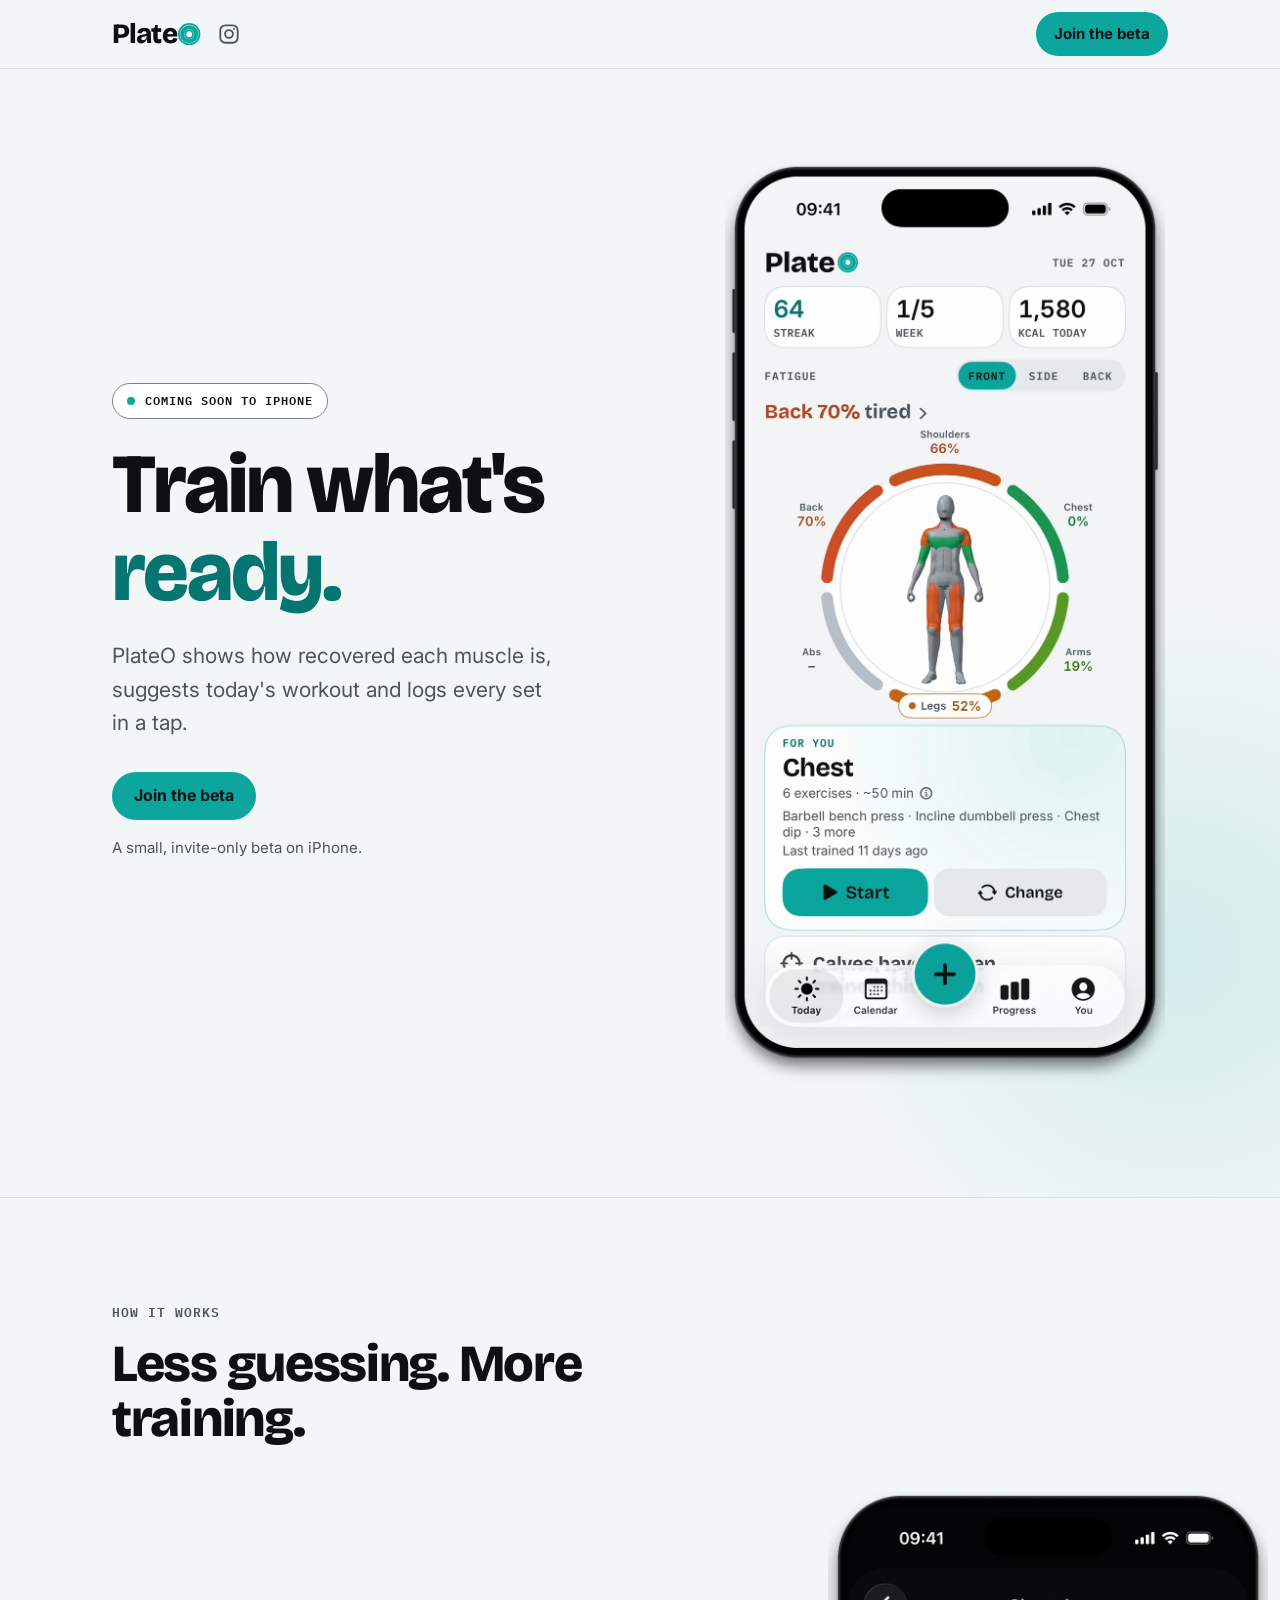
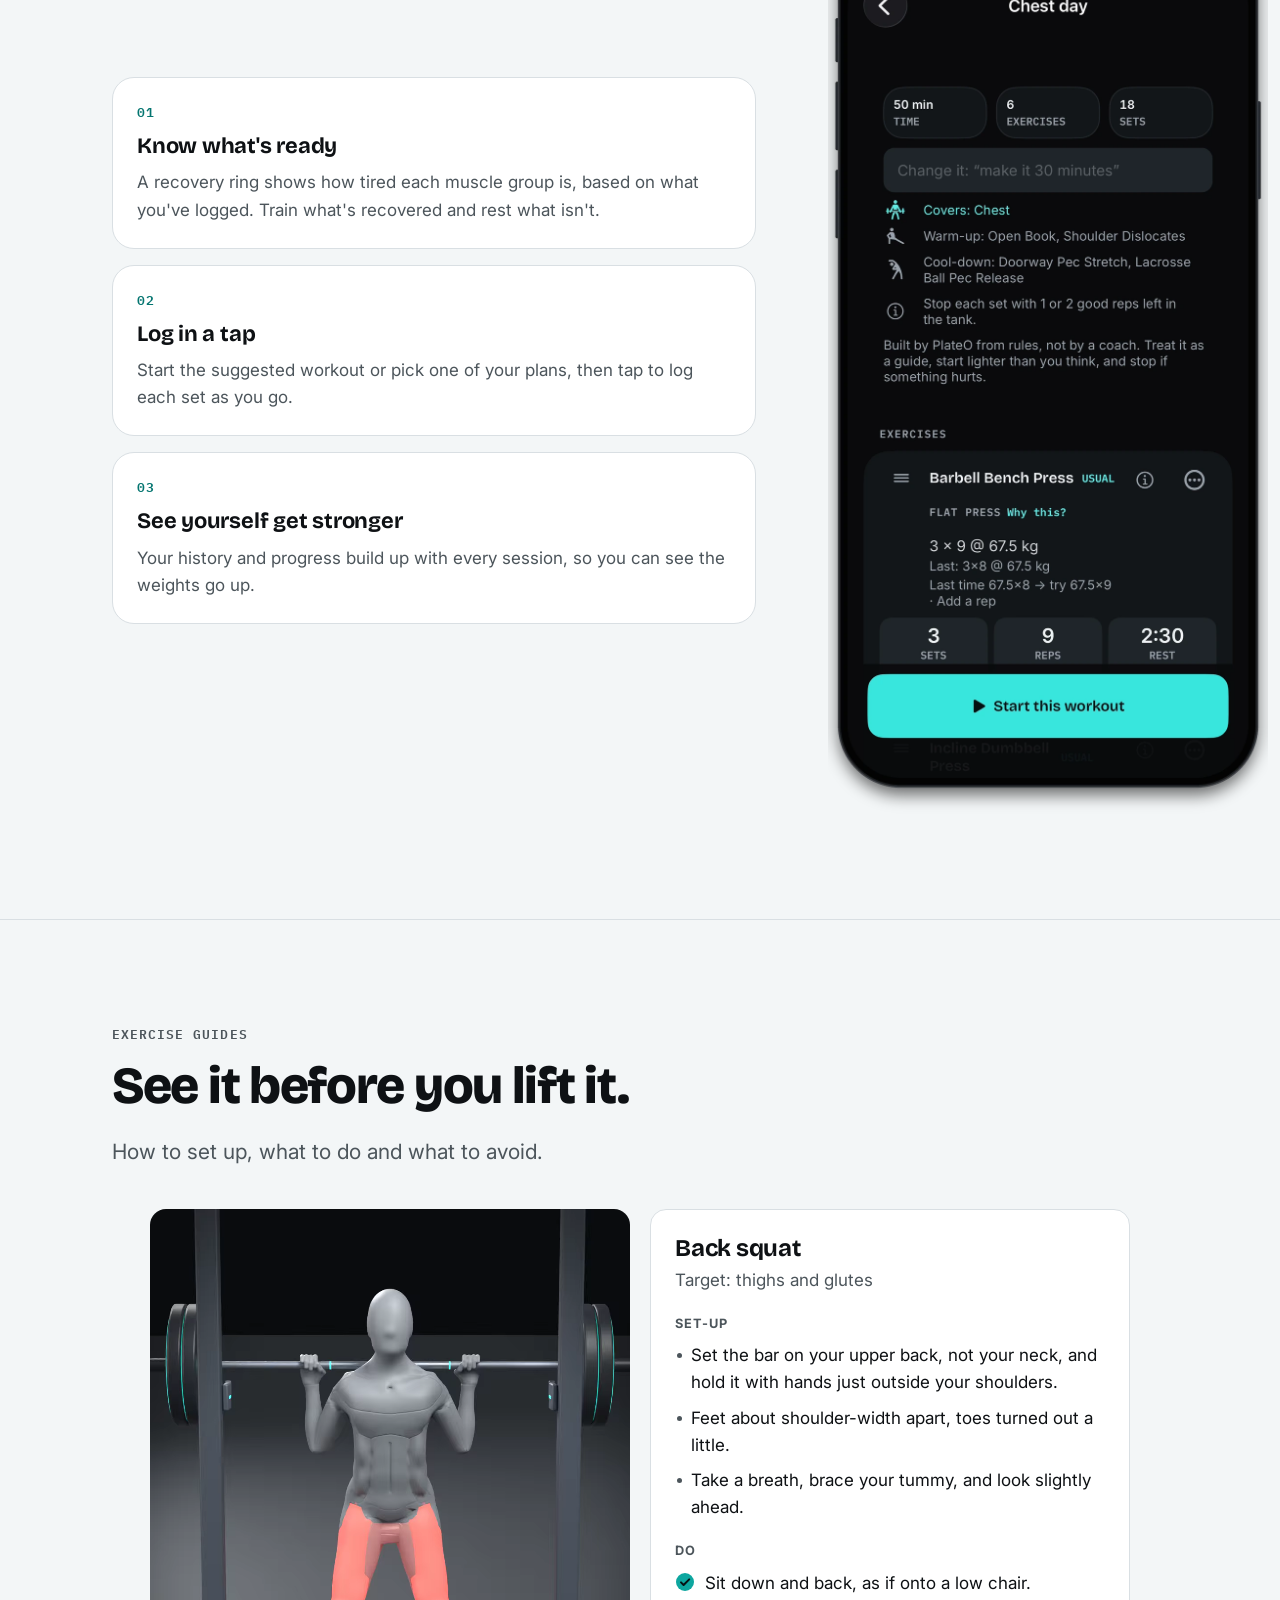
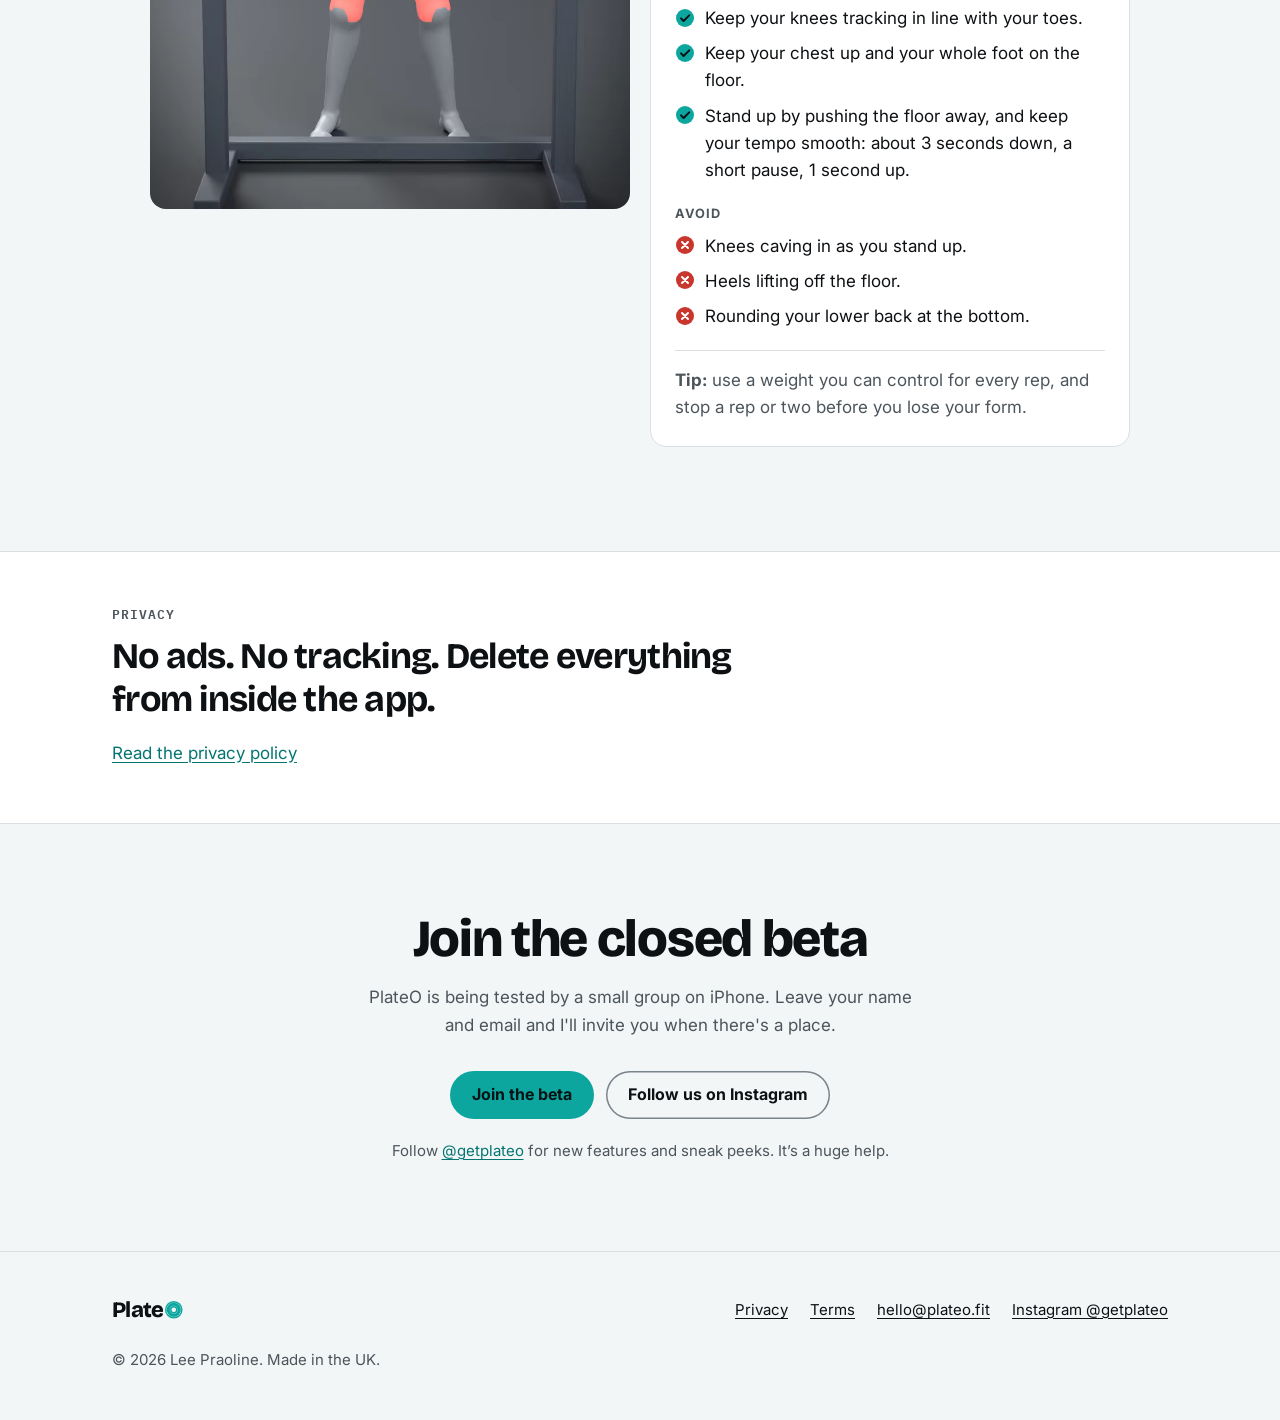
<file: index.html>
<!doctype html>
<html lang="en-GB">
<head>
  <meta charset="utf-8">
  <meta name="viewport" content="width=device-width, initial-scale=1">
  <title>PlateO: train what's ready</title>
  <meta name="description" content="PlateO is a gym app for iPhone. It shows how recovered each muscle is, suggests today's workout and logs every set in a tap. Coming soon to iPhone.">
  <meta name="color-scheme" content="dark light">
  <meta name="theme-color" content="#0B0C0E" media="(prefers-color-scheme: dark)">
  <meta name="theme-color" content="#F3F6F7" media="(prefers-color-scheme: light)">
  <meta name="referrer" content="strict-origin-when-cross-origin">
  <meta property="og:type" content="website">
  <meta property="og:site_name" content="PlateO">
  <meta property="og:title" content="PlateO: train what's ready">
  <meta property="og:description" content="See how recovered each muscle is, get today's workout and log every set in a tap. Coming soon to iPhone.">
  <meta property="og:url" content="https://plateo.fit/">
  <meta property="og:image" content="https://plateo.fit/img/og-card-1200x630.png">
  <meta property="og:image:width" content="1200">
  <meta property="og:image:height" content="630">
  <meta property="og:image:alt" content="PlateO wordmark, the words Train what's ready, and the PlateO Today screen on an iPhone.">
  <meta property="og:locale" content="en_GB">
  <meta name="twitter:card" content="summary_large_image">
  <link rel="icon" href="favicon-32.png" sizes="32x32" type="image/png">
  <link rel="icon" href="favicon.svg" type="image/svg+xml">
  <link rel="apple-touch-icon" href="apple-touch-icon-180.png">
  <link rel="preload" href="fonts/BricolageGrotesque-Variable.ttf" as="font" type="font/ttf" crossorigin>
  <link rel="stylesheet" href="style.css?v=4">
</head>
<body>
  <a class="skip" href="#main">Skip to content</a>

  <header class="site-head">
    <div class="wrap">
      <div class="head-left">
        <a class="brand" href="./" aria-label="PlateO home"><span aria-hidden="true">Plate</span><svg viewBox="10 10 108 108" width="24" height="24" aria-hidden="true" focusable="false"><path fill="currentColor" fill-rule="evenodd" d="M10.00,64 a54.00,54.00 0 1 0 108.00,0 a54.00,54.00 0 1 0 -108.00,0 M18.64,64 a45.36,45.36 0 1 0 90.72,0 a45.36,45.36 0 1 0 -90.72,0 M20.51,64 a43.49,43.49 0 1 0 86.98,0 a43.49,43.49 0 1 0 -86.98,0 M39.85,64 a24.15,24.15 0 1 0 48.30,0 a24.15,24.15 0 1 0 -48.30,0 M41.16,64 a22.84,22.84 0 1 0 45.68,0 a22.84,22.84 0 1 0 -45.68,0 M49.96,64 a14.04,14.04 0 1 0 28.08,0 a14.04,14.04 0 1 0 -28.08,0"/></svg></a>
        <a class="ig-link" href="https://www.instagram.com/getplateo/" rel="me noopener" aria-label="PlateO on Instagram (@getplateo)"><svg viewBox="0 0 24 24" width="22" height="22" aria-hidden="true" focusable="false" fill="none" stroke="currentColor" stroke-width="2" stroke-linecap="round" stroke-linejoin="round"><rect x="2.5" y="2.5" width="19" height="19" rx="5.5"/><circle cx="12" cy="12" r="4.25"/><circle cx="17.4" cy="6.6" r="1.1" fill="currentColor" stroke="none"/></svg></a>
      </div>
      <a class="btn btn-sm" href="beta.html">Join the beta</a>
    </div>
  </header>

  <main id="main">
    <section class="hero" aria-labelledby="hero-title">
      <div class="wrap">
        <div>
          <p class="pill">Coming soon to iPhone</p>
          <h1 id="hero-title">Train what's <span class="accent">ready.</span></h1>
          <p class="lead">PlateO shows how recovered each muscle is, suggests today's workout and logs every set in a tap.</p>
          <div class="cta-row">
            <a class="btn" href="beta.html">Join the beta</a>
          </div>
          <p class="fine">A small, invite-only beta on iPhone.</p>
        </div>
        <div class="phone">
          <picture>
            <source srcset="img/phone-today-light.webp 900w, img/phone-today-light@2x.webp 1800w" sizes="(min-width: 900px) 440px, 90vw" media="(prefers-color-scheme: light)">
            <img src="img/phone-today-dark.webp" srcset="img/phone-today-dark.webp 900w, img/phone-today-dark@2x.webp 1800w" sizes="(min-width: 900px) 440px, 90vw" width="900" height="1899" fetchpriority="high"
                 alt="The PlateO Today screen. A ring around a body figure shows how tired each muscle group is: back 70%, shoulders 66%, legs 52%, arms 19% and chest 0%. Below it, a suggested Chest workout of 6 exercises, about 50 minutes, with a Start button.">
          </picture>
        </div>
      </div>
    </section>

    <section class="section" aria-labelledby="features-title">
      <div class="wrap">
        <div class="section-head">
          <p class="label">How it works</p>
          <h2 id="features-title">Less guessing. More training.</h2>
        </div>
        <div class="features">
          <ul class="feature-list">
            <li class="feature">
              <p class="num">01</p>
              <h3>Know what's ready</h3>
              <p>A recovery ring shows how tired each muscle group is, based on what you've logged. Train what's recovered and rest what isn't.</p>
            </li>
            <li class="feature">
              <p class="num">02</p>
              <h3>Log in a tap</h3>
              <p>Start the suggested workout or pick one of your plans, then tap to log each set as you go.</p>
            </li>
            <li class="feature">
              <p class="num">03</p>
              <h3>See yourself get stronger</h3>
              <p>Your history and progress build up with every session, so you can see the weights go up.</p>
            </li>
          </ul>
          <div class="phone">
            <img src="img/phone-chestday-dark.webp" srcset="img/phone-chestday-dark.webp 900w, img/phone-chestday-dark@2x.webp 1800w" sizes="(min-width: 900px) 440px, 90vw" width="900" height="1899" loading="lazy"
                 alt="A PlateO Chest day workout: 50 minutes, 6 exercises, 18 sets, with warm-up and cool-down. The first exercise is Barbell Bench Press, 3 sets of 9 at 67.5 kg, and a Start this workout button.">
          </div>
        </div>
      </div>
    </section>

    <section class="section" aria-labelledby="guide-title">
      <div class="wrap">
        <div class="section-head">
          <p class="label">Exercise guides</p>
          <h2 id="guide-title">See it before you lift it.</h2>
          <p class="lead">How to set up, what to do and what to avoid.</p>
        </div>
        <div class="guide-unit">
          <figure class="guide">
            <video class="guide-video" muted loop playsinline preload="none" poster="img/guide/squat-guide-poster.webp?v=2"
                   data-webm="img/guide/squat-guide-portrait.webm?v=2" data-mp4="img/guide/squat-guide-portrait.mp4?v=2"
                   aria-label="Ari does three back squats while the view turns from the front to the side and back, then shows the knees caving in with an Avoid tag, then the fix with a Do tag."></video>
          </figure>
          <article class="guide-card" aria-labelledby="squat-title">
            <h3 id="squat-title">Back squat</h3>
            <p class="target">Target: thighs and glutes</p>
            <h4>Set-up</h4>
            <ul class="plain">
              <li>Set the bar on your upper back, not your neck, and hold it with hands just outside your shoulders.</li>
              <li>Feet about shoulder-width apart, toes turned out a little.</li>
              <li>Take a breath, brace your tummy, and look slightly ahead.</li>
            </ul>
            <h4>Do</h4>
            <ul class="marked">
              <li><svg class="mark do" viewBox="0 0 20 20" aria-hidden="true" focusable="false"><circle cx="10" cy="10" r="9"/><path d="M6 10.4l2.6 2.6L14.2 7.4"/></svg><span><span class="sr">Do: </span>Sit down and back, as if onto a low chair.</span></li>
              <li><svg class="mark do" viewBox="0 0 20 20" aria-hidden="true" focusable="false"><circle cx="10" cy="10" r="9"/><path d="M6 10.4l2.6 2.6L14.2 7.4"/></svg><span><span class="sr">Do: </span>Keep your knees tracking in line with your toes.</span></li>
              <li><svg class="mark do" viewBox="0 0 20 20" aria-hidden="true" focusable="false"><circle cx="10" cy="10" r="9"/><path d="M6 10.4l2.6 2.6L14.2 7.4"/></svg><span><span class="sr">Do: </span>Keep your chest up and your whole foot on the floor.</span></li>
              <li><svg class="mark do" viewBox="0 0 20 20" aria-hidden="true" focusable="false"><circle cx="10" cy="10" r="9"/><path d="M6 10.4l2.6 2.6L14.2 7.4"/></svg><span><span class="sr">Do: </span>Stand up by pushing the floor away, and keep your tempo smooth: about 3 seconds down, a short pause, 1 second up.</span></li>
            </ul>
            <h4>Avoid</h4>
            <ul class="marked">
              <li><svg class="mark avoid" viewBox="0 0 20 20" aria-hidden="true" focusable="false"><circle cx="10" cy="10" r="9"/><path d="M7 7l6 6M13 7l-6 6"/></svg><span><span class="sr">Avoid: </span>Knees caving in as you stand up.</span></li>
              <li><svg class="mark avoid" viewBox="0 0 20 20" aria-hidden="true" focusable="false"><circle cx="10" cy="10" r="9"/><path d="M7 7l6 6M13 7l-6 6"/></svg><span><span class="sr">Avoid: </span>Heels lifting off the floor.</span></li>
              <li><svg class="mark avoid" viewBox="0 0 20 20" aria-hidden="true" focusable="false"><circle cx="10" cy="10" r="9"/><path d="M7 7l6 6M13 7l-6 6"/></svg><span><span class="sr">Avoid: </span>Rounding your lower back at the bottom.</span></li>
            </ul>
            <p class="tip"><strong>Tip:</strong> use a weight you can control for every rep, and stop a rep or two before you lose your form.</p>
          </article>
        </div>
      </div>
    </section>

    <section class="strip" aria-labelledby="privacy-title">
      <div class="wrap">
        <h2 id="privacy-title" class="label">Privacy</h2>
        <p class="big">No ads. No tracking. Delete everything from inside the app.</p>
        <p class="more"><a href="privacy.html">Read the privacy policy</a></p>
      </div>
    </section>

    <section class="closing" aria-labelledby="closing-title">
      <div class="wrap">
        <h2 id="closing-title">Join the closed beta</h2>
        <p>PlateO is being tested by a small group on iPhone. Leave your name and email and I'll invite you when there's a place.</p>
        <div class="cta-row">
          <a class="btn" href="beta.html">Join the beta</a>
          <a class="btn btn-ghost" href="https://www.instagram.com/getplateo/" rel="me noopener">Follow us on Instagram</a>
        </div>
        <p class="follow-note">Follow <a href="https://www.instagram.com/getplateo/" rel="me noopener">@getplateo</a> for new features and sneak peeks. It&rsquo;s a huge help.</p>
      </div>
    </section>
  </main>

  <footer class="site-foot">
    <div class="wrap">
      <a class="brand brand-sm" href="./" aria-label="PlateO home"><span aria-hidden="true">Plate</span><svg viewBox="10 10 108 108" width="24" height="24" aria-hidden="true" focusable="false"><path fill="currentColor" fill-rule="evenodd" d="M10.00,64 a54.00,54.00 0 1 0 108.00,0 a54.00,54.00 0 1 0 -108.00,0 M18.64,64 a45.36,45.36 0 1 0 90.72,0 a45.36,45.36 0 1 0 -90.72,0 M20.51,64 a43.49,43.49 0 1 0 86.98,0 a43.49,43.49 0 1 0 -86.98,0 M39.85,64 a24.15,24.15 0 1 0 48.30,0 a24.15,24.15 0 1 0 -48.30,0 M41.16,64 a22.84,22.84 0 1 0 45.68,0 a22.84,22.84 0 1 0 -45.68,0 M49.96,64 a14.04,14.04 0 1 0 28.08,0 a14.04,14.04 0 1 0 -28.08,0"/></svg></a>
      <nav aria-label="Footer">
        <ul>
          <li><a href="privacy.html">Privacy</a></li>
          <li><a href="terms.html">Terms</a></li>
          <li><a href="mailto:hello@plateo.fit">hello@plateo.fit</a></li>
          <li><a href="https://www.instagram.com/getplateo/" rel="me noopener">Instagram @getplateo</a></li>
        </ul>
      </nav>
      <p class="copy">© 2026 Lee Praoline. Made in the UK.</p>
    </div>
  </footer>
  <script src="guide.js?v=2" defer></script>
</body>
</html>
</file>
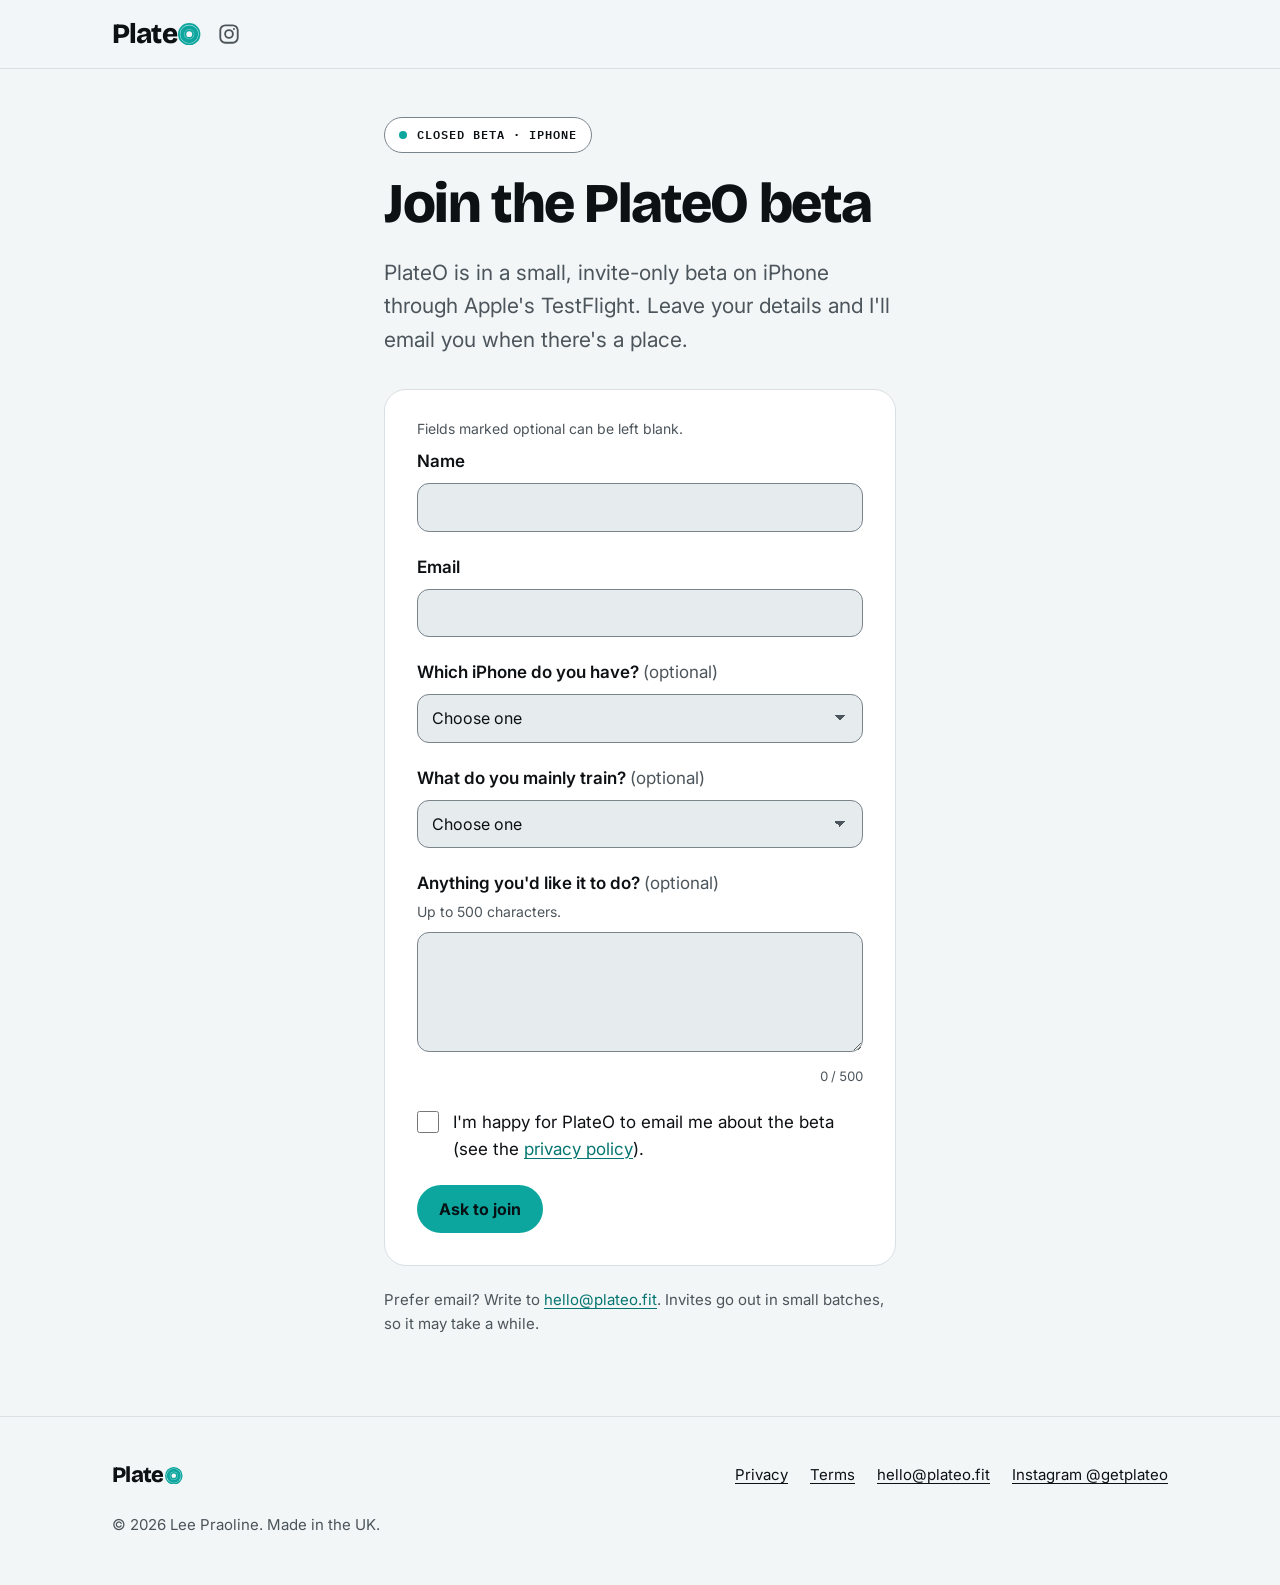
<file: beta.html>
<!doctype html>
<html lang="en-GB">
<head>
  <meta charset="utf-8">
  <meta name="viewport" content="width=device-width, initial-scale=1">
  <title>Join the PlateO beta</title>
  <meta name="description" content="Ask to join the closed, invite-only PlateO beta for iPhone.">
  <meta name="color-scheme" content="dark light">
  <meta name="theme-color" content="#0B0C0E" media="(prefers-color-scheme: dark)">
  <meta name="theme-color" content="#F3F6F7" media="(prefers-color-scheme: light)">
  <meta name="referrer" content="strict-origin-when-cross-origin">
  <meta property="og:type" content="website">
  <meta property="og:site_name" content="PlateO">
  <meta property="og:title" content="Join the PlateO beta">
  <meta property="og:description" content="A closed, invite-only beta of PlateO for iPhone. Leave your details to be invited.">
  <meta property="og:url" content="https://plateo.fit/beta.html">
  <meta property="og:image" content="https://plateo.fit/img/og-card-1200x630.png">
  <meta property="og:image:width" content="1200">
  <meta property="og:image:height" content="630">
  <meta property="og:image:alt" content="PlateO wordmark, the words Train what's ready, and the PlateO Today screen on an iPhone.">
  <meta property="og:locale" content="en_GB">
  <meta name="twitter:card" content="summary_large_image">
  <link rel="icon" href="favicon-32.png" sizes="32x32" type="image/png">
  <link rel="icon" href="favicon.svg" type="image/svg+xml">
  <link rel="apple-touch-icon" href="apple-touch-icon-180.png">
  <link rel="stylesheet" href="style.css?v=4">
  <script src="beta.js" defer></script>
</head>
<body>
  <a class="skip" href="#main">Skip to content</a>

  <header class="site-head">
    <div class="wrap">
      <div class="head-left">
        <a class="brand" href="./" aria-label="PlateO home"><span aria-hidden="true">Plate</span><svg viewBox="10 10 108 108" width="24" height="24" aria-hidden="true" focusable="false"><path fill="currentColor" fill-rule="evenodd" d="M10.00,64 a54.00,54.00 0 1 0 108.00,0 a54.00,54.00 0 1 0 -108.00,0 M18.64,64 a45.36,45.36 0 1 0 90.72,0 a45.36,45.36 0 1 0 -90.72,0 M20.51,64 a43.49,43.49 0 1 0 86.98,0 a43.49,43.49 0 1 0 -86.98,0 M39.85,64 a24.15,24.15 0 1 0 48.30,0 a24.15,24.15 0 1 0 -48.30,0 M41.16,64 a22.84,22.84 0 1 0 45.68,0 a22.84,22.84 0 1 0 -45.68,0 M49.96,64 a14.04,14.04 0 1 0 28.08,0 a14.04,14.04 0 1 0 -28.08,0"/></svg></a>
        <a class="ig-link" href="https://www.instagram.com/getplateo/" rel="me noopener" aria-label="PlateO on Instagram (@getplateo)"><svg viewBox="0 0 24 24" width="22" height="22" aria-hidden="true" focusable="false" fill="none" stroke="currentColor" stroke-width="2" stroke-linecap="round" stroke-linejoin="round"><rect x="2.5" y="2.5" width="19" height="19" rx="5.5"/><circle cx="12" cy="12" r="4.25"/><circle cx="17.4" cy="6.6" r="1.1" fill="currentColor" stroke="none"/></svg></a>
      </div>
    </div>
  </header>

  <main id="main" class="wrap form-wrap">
    <p class="pill">Closed beta · iPhone</p>
    <h1>Join the PlateO beta</h1>
    <p class="lead">PlateO is in a small, invite-only beta on iPhone through Apple's TestFlight. Leave your details and I'll email you when there's a place.</p>

    <div class="card" id="signup-card">
      <form id="signup" novalidate hidden>
        <p class="hint">Fields marked optional can be left blank.</p>

        <div class="field">
          <label for="name">Name</label>
          <input type="text" id="name" name="name" required maxlength="80" autocomplete="name" aria-describedby="name-error">
          <span class="error" id="name-error"></span>
        </div>

        <div class="field">
          <label for="email">Email</label>
          <input type="email" id="email" name="email" required maxlength="254" autocomplete="email" inputmode="email" spellcheck="false" aria-describedby="email-error">
          <span class="error" id="email-error"></span>
        </div>

        <div class="field">
          <label for="iphone">Which iPhone do you have? <span class="opt">(optional)</span></label>
          <select id="iphone" name="iphone">
            <option value="">Choose one</option>
            <option value="iphone-17">iPhone 17 series</option>
            <option value="iphone-16">iPhone 16 series</option>
            <option value="iphone-15">iPhone 15 series</option>
            <option value="older">Older</option>
            <option value="not-sure">Not sure</option>
          </select>
        </div>

        <div class="field">
          <label for="training">What do you mainly train? <span class="opt">(optional)</span></label>
          <select id="training" name="training">
            <option value="">Choose one</option>
            <option value="gym-weights">Gym weights</option>
            <option value="crossfit-style">CrossFit-style</option>
            <option value="hyrox">HYROX</option>
            <option value="home">Home workouts</option>
            <option value="mixed">Mixed</option>
          </select>
        </div>

        <div class="field">
          <label for="note">Anything you'd like it to do? <span class="opt">(optional)</span></label>
          <span class="hint" id="note-hint">Up to 500 characters.</span>
          <textarea id="note" name="note" maxlength="500" rows="4" aria-describedby="note-hint note-error"></textarea>
          <span class="count" id="note-count" aria-hidden="true">0 / 500</span>
          <span class="error" id="note-error"></span>
        </div>

        <div class="field hp" aria-hidden="true">
          <label for="website">Leave this empty</label>
          <input type="text" id="website" name="website" tabindex="-1" autocomplete="off">
        </div>

        <div class="field">
          <div class="check">
            <input type="checkbox" id="consent" name="consent" required aria-describedby="consent-error">
            <label for="consent">I'm happy for PlateO to email me about the beta (see the <a href="privacy.html#beta-signup">privacy policy</a>).</label>
          </div>
          <span class="error" id="consent-error"></span>
        </div>

        <button class="btn" type="submit" id="submit">Ask to join</button>
        <div class="status" id="status" role="status" aria-live="polite"></div>
      </form>

      <div class="success" id="success" hidden>
        <svg class="success-mark" viewBox="10 10 108 108" width="52" height="52" aria-hidden="true" focusable="false"><path fill="currentColor" fill-rule="evenodd" d="M10.00,64 a54.00,54.00 0 1 0 108.00,0 a54.00,54.00 0 1 0 -108.00,0 M18.64,64 a45.36,45.36 0 1 0 90.72,0 a45.36,45.36 0 1 0 -90.72,0 M20.51,64 a43.49,43.49 0 1 0 86.98,0 a43.49,43.49 0 1 0 -86.98,0 M39.85,64 a24.15,24.15 0 1 0 48.30,0 a24.15,24.15 0 1 0 -48.30,0 M41.16,64 a22.84,22.84 0 1 0 45.68,0 a22.84,22.84 0 1 0 -45.68,0 M49.96,64 a14.04,14.04 0 1 0 28.08,0 a14.04,14.04 0 1 0 -28.08,0"/></svg>
        <h2 tabindex="-1" id="success-title">Thanks, you're on the list.</h2>
        <p>I'll email you when there's a place.</p>
        <p>While you wait, follow <a href="https://www.instagram.com/getplateo/" rel="me noopener">@getplateo</a> on Instagram for new features and sneak peeks. It&rsquo;s a huge help.</p>
        <p><a href="./">Back to PlateO</a></p>
      </div>

      <noscript>
        <div class="noscript">
          <p><strong>This form needs JavaScript.</strong> You can still ask to join by email: <a href="mailto:hello@plateo.fit?subject=PlateO%20beta">hello@plateo.fit</a>. Tell me your name and, if you like, which iPhone you have and what you train.</p>
        </div>
      </noscript>
    </div>

    <p class="alt">Prefer email? Write to <a href="mailto:hello@plateo.fit?subject=PlateO%20beta">hello@plateo.fit</a>. Invites go out in small batches, so it may take a while.</p>
  </main>

  <footer class="site-foot">
    <div class="wrap">
      <a class="brand brand-sm" href="./" aria-label="PlateO home"><span aria-hidden="true">Plate</span><svg viewBox="10 10 108 108" width="24" height="24" aria-hidden="true" focusable="false"><path fill="currentColor" fill-rule="evenodd" d="M10.00,64 a54.00,54.00 0 1 0 108.00,0 a54.00,54.00 0 1 0 -108.00,0 M18.64,64 a45.36,45.36 0 1 0 90.72,0 a45.36,45.36 0 1 0 -90.72,0 M20.51,64 a43.49,43.49 0 1 0 86.98,0 a43.49,43.49 0 1 0 -86.98,0 M39.85,64 a24.15,24.15 0 1 0 48.30,0 a24.15,24.15 0 1 0 -48.30,0 M41.16,64 a22.84,22.84 0 1 0 45.68,0 a22.84,22.84 0 1 0 -45.68,0 M49.96,64 a14.04,14.04 0 1 0 28.08,0 a14.04,14.04 0 1 0 -28.08,0"/></svg></a>
      <nav aria-label="Footer">
        <ul>
          <li><a href="privacy.html">Privacy</a></li>
          <li><a href="terms.html">Terms</a></li>
          <li><a href="mailto:hello@plateo.fit">hello@plateo.fit</a></li>
          <li><a href="https://www.instagram.com/getplateo/" rel="me noopener">Instagram @getplateo</a></li>
        </ul>
      </nav>
      <p class="copy">© 2026 Lee Praoline. Made in the UK.</p>
    </div>
  </footer>
</body>
</html>
</file>
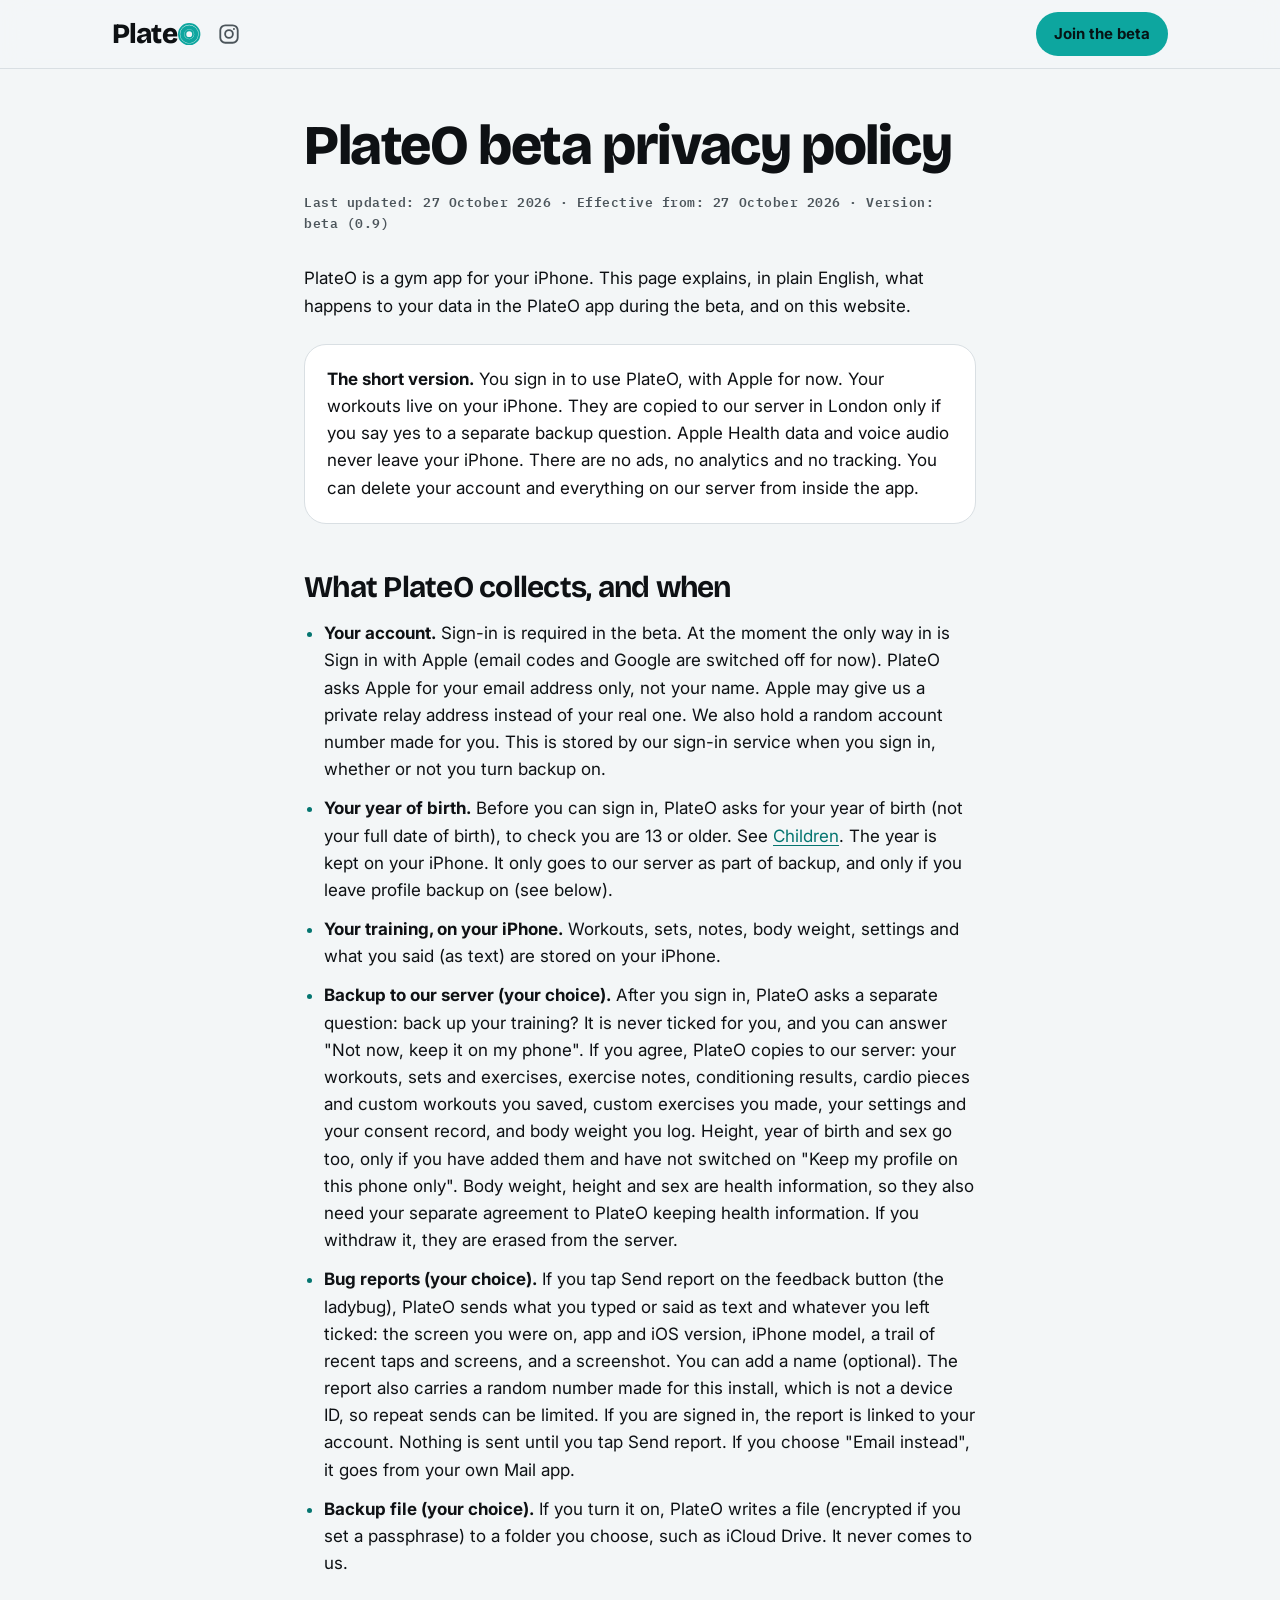
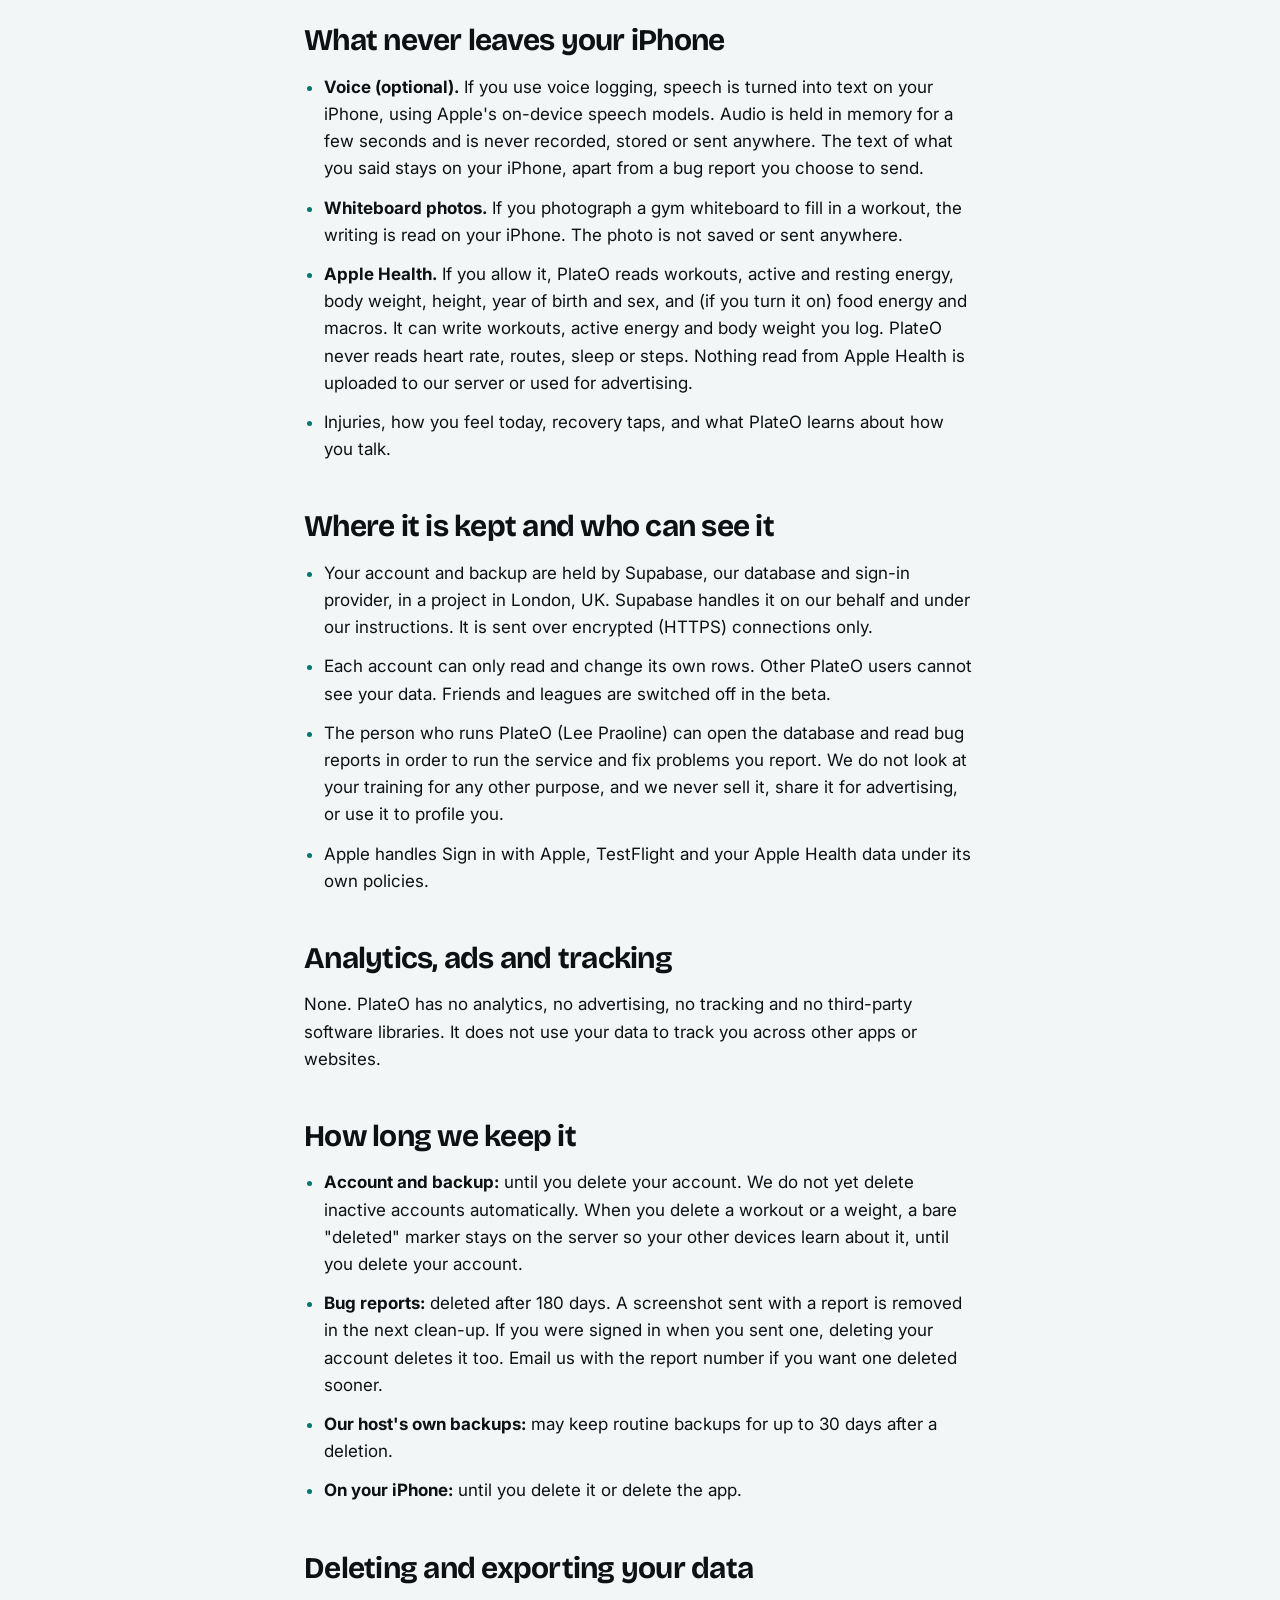
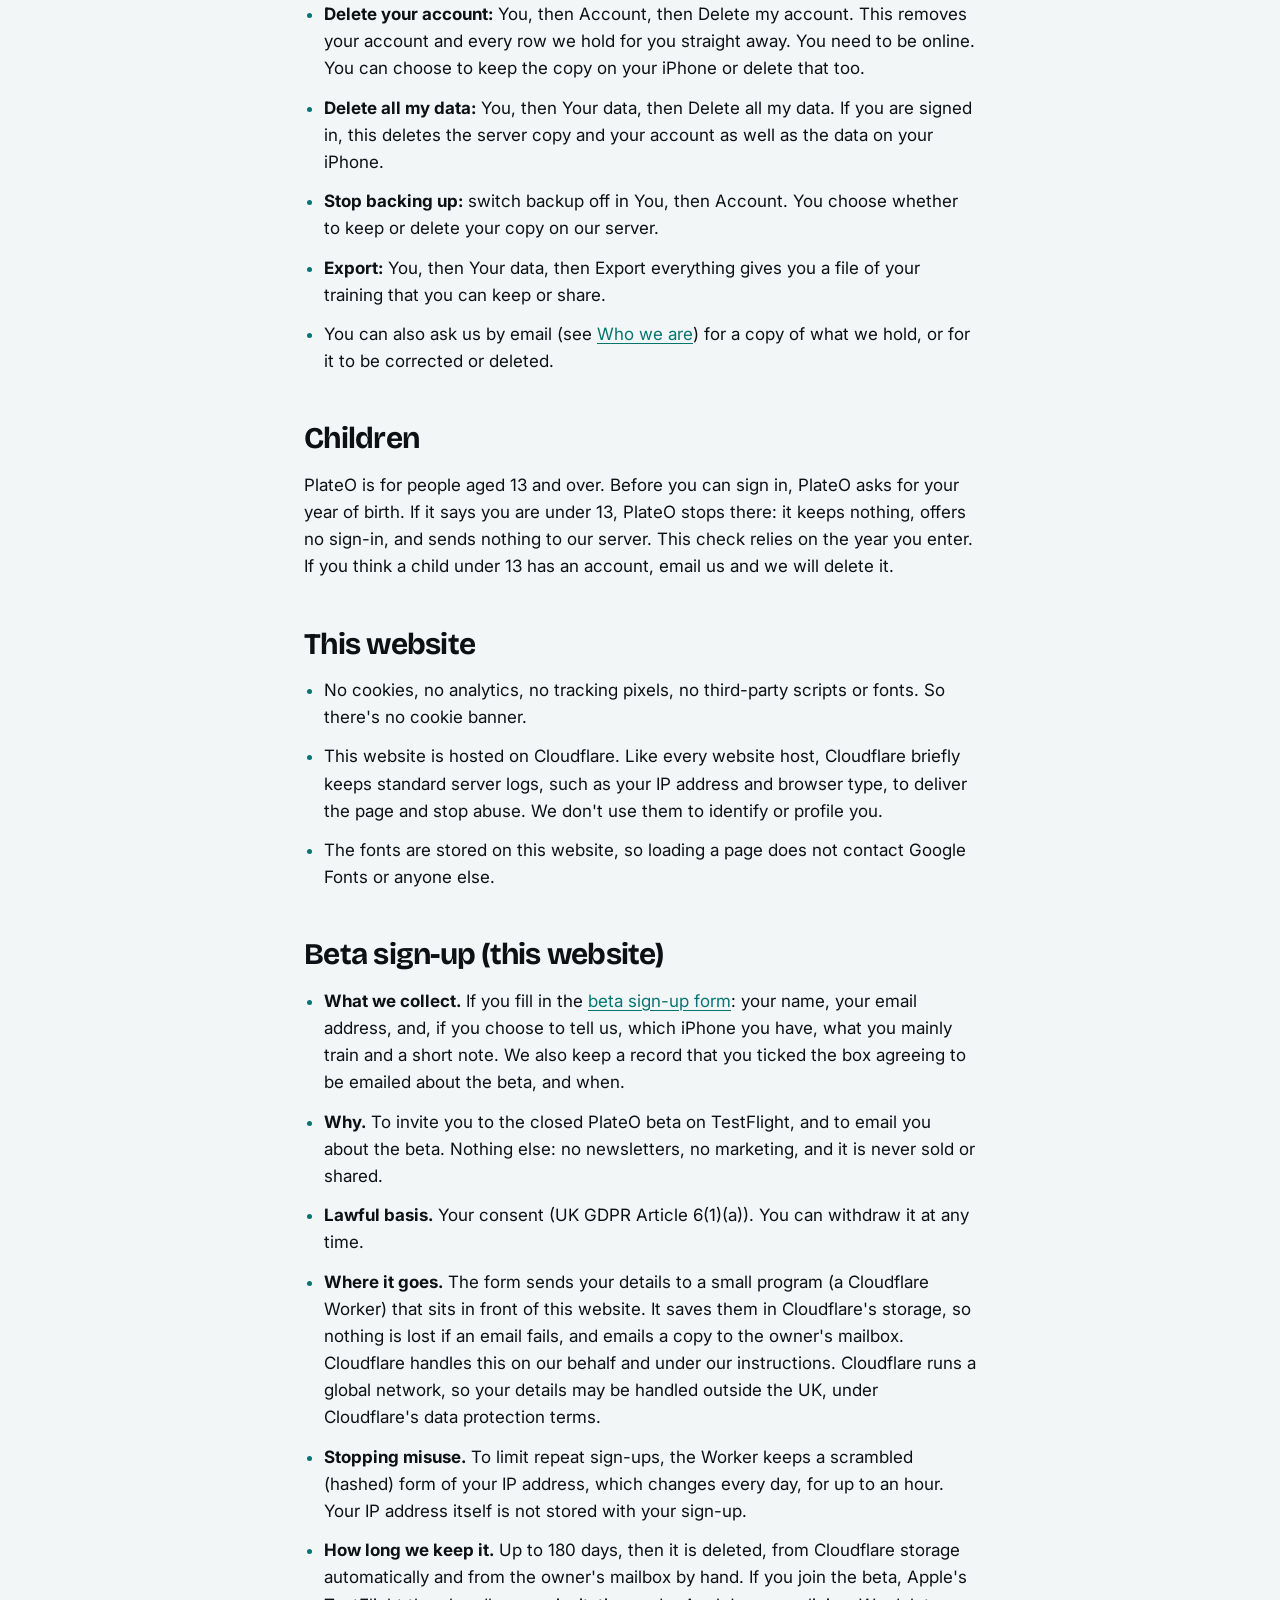
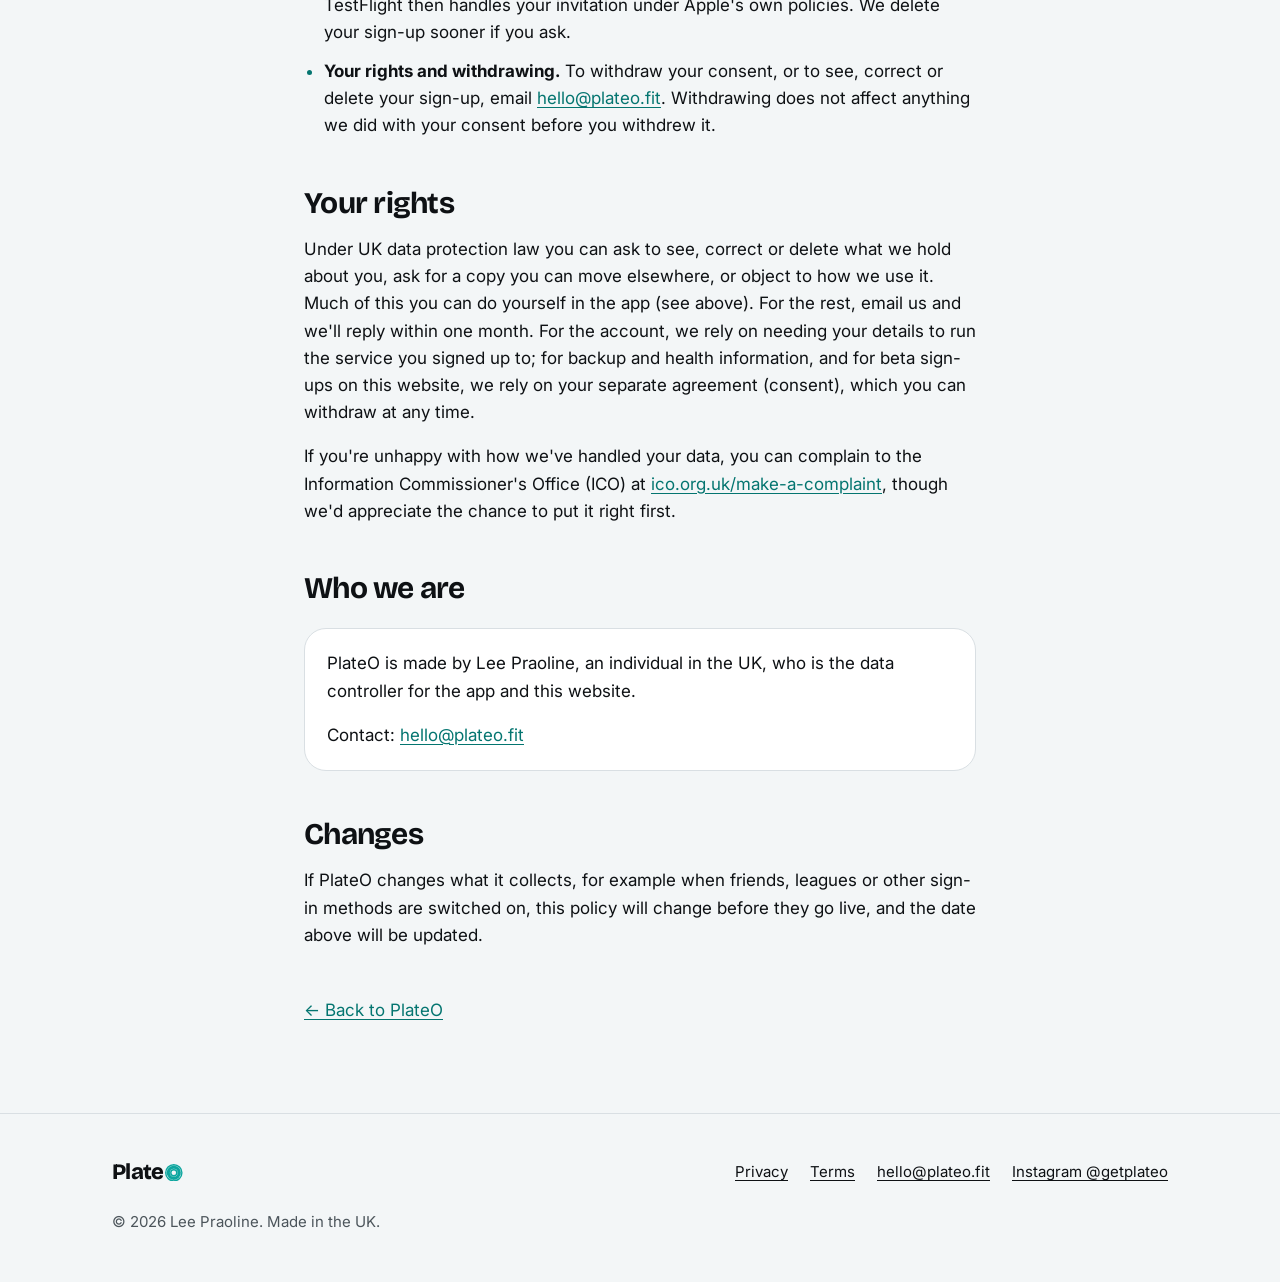
<file: privacy.html>
<!doctype html>
<html lang="en-GB">
<head>
  <meta charset="utf-8">
  <meta name="viewport" content="width=device-width, initial-scale=1">
  <title>PlateO privacy policy</title>
  <meta name="description" content="How PlateO and this website handle your data during the beta, in plain English.">
  <meta name="color-scheme" content="dark light">
  <meta name="theme-color" content="#0B0C0E" media="(prefers-color-scheme: dark)">
  <meta name="theme-color" content="#F3F6F7" media="(prefers-color-scheme: light)">
  <meta name="referrer" content="strict-origin-when-cross-origin">
  <meta property="og:type" content="website">
  <meta property="og:site_name" content="PlateO">
  <meta property="og:title" content="PlateO privacy policy">
  <meta property="og:description" content="How PlateO and this website handle your data during the beta, in plain English.">
  <meta property="og:url" content="https://plateo.fit/privacy.html">
  <meta property="og:image" content="https://plateo.fit/img/og-card-1200x630.png">
  <meta property="og:locale" content="en_GB">
  <link rel="icon" href="favicon-32.png" sizes="32x32" type="image/png">
  <link rel="icon" href="favicon.svg" type="image/svg+xml">
  <link rel="apple-touch-icon" href="apple-touch-icon-180.png">
  <link rel="stylesheet" href="style.css?v=4">
</head>
<body>
  <a class="skip" href="#main">Skip to content</a>
  <header class="site-head">
    <div class="wrap">
      <div class="head-left">
        <a class="brand" href="./" aria-label="PlateO home"><span aria-hidden="true">Plate</span><svg viewBox="10 10 108 108" width="24" height="24" aria-hidden="true" focusable="false"><path fill="currentColor" fill-rule="evenodd" d="M10.00,64 a54.00,54.00 0 1 0 108.00,0 a54.00,54.00 0 1 0 -108.00,0 M18.64,64 a45.36,45.36 0 1 0 90.72,0 a45.36,45.36 0 1 0 -90.72,0 M20.51,64 a43.49,43.49 0 1 0 86.98,0 a43.49,43.49 0 1 0 -86.98,0 M39.85,64 a24.15,24.15 0 1 0 48.30,0 a24.15,24.15 0 1 0 -48.30,0 M41.16,64 a22.84,22.84 0 1 0 45.68,0 a22.84,22.84 0 1 0 -45.68,0 M49.96,64 a14.04,14.04 0 1 0 28.08,0 a14.04,14.04 0 1 0 -28.08,0"/></svg></a>
        <a class="ig-link" href="https://www.instagram.com/getplateo/" rel="me noopener" aria-label="PlateO on Instagram (@getplateo)"><svg viewBox="0 0 24 24" width="22" height="22" aria-hidden="true" focusable="false" fill="none" stroke="currentColor" stroke-width="2" stroke-linecap="round" stroke-linejoin="round"><rect x="2.5" y="2.5" width="19" height="19" rx="5.5"/><circle cx="12" cy="12" r="4.25"/><circle cx="17.4" cy="6.6" r="1.1" fill="currentColor" stroke="none"/></svg></a>
      </div>
      <a class="btn btn-sm" href="beta.html">Join the beta</a>
    </div>
  </header>

  <main id="main" class="wrap doc">
    <h1>PlateO beta privacy policy</h1>
    <p class="meta">Last updated: 27 October 2026 · Effective from: 27 October 2026 · Version: beta (0.9)</p>

    <p>PlateO is a gym app for your iPhone. This page explains, in plain English, what happens to your data in the PlateO app during the beta, and on this website.</p>

    <div class="box">
      <p><strong>The short version.</strong> You sign in to use PlateO, with Apple for now. Your workouts live on your iPhone. They are copied to our server in London only if you say yes to a separate backup question. Apple Health data and voice audio never leave your iPhone. There are no ads, no analytics and no tracking. You can delete your account and everything on our server from inside the app.</p>
    </div>

    <h2 id="collect">What PlateO collects, and when</h2>
    <ul>
      <li><strong>Your account.</strong> Sign-in is required in the beta. At the moment the only way in is Sign in with Apple (email codes and Google are switched off for now). PlateO asks Apple for your email address only, not your name. Apple may give us a private relay address instead of your real one. We also hold a random account number made for you. This is stored by our sign-in service when you sign in, whether or not you turn backup on.</li>
      <li><strong>Your year of birth.</strong> Before you can sign in, PlateO asks for your year of birth (not your full date of birth), to check you are 13 or older. See <a href="#children">Children</a>. The year is kept on your iPhone. It only goes to our server as part of backup, and only if you leave profile backup on (see below).</li>
      <li><strong>Your training, on your iPhone.</strong> Workouts, sets, notes, body weight, settings and what you said (as text) are stored on your iPhone.</li>
      <li><strong>Backup to our server (your choice).</strong> After you sign in, PlateO asks a separate question: back up your training? It is never ticked for you, and you can answer "Not now, keep it on my phone". If you agree, PlateO copies to our server: your workouts, sets and exercises, exercise notes, conditioning results, cardio pieces and custom workouts you saved, custom exercises you made, your settings and your consent record, and body weight you log. Height, year of birth and sex go too, only if you have added them and have not switched on "Keep my profile on this phone only". Body weight, height and sex are health information, so they also need your separate agreement to PlateO keeping health information. If you withdraw it, they are erased from the server.</li>
      <li><strong>Bug reports (your choice).</strong> If you tap Send report on the feedback button (the ladybug), PlateO sends what you typed or said as text and whatever you left ticked: the screen you were on, app and iOS version, iPhone model, a trail of recent taps and screens, and a screenshot. You can add a name (optional). The report also carries a random number made for this install, which is not a device ID, so repeat sends can be limited. If you are signed in, the report is linked to your account. Nothing is sent until you tap Send report. If you choose "Email instead", it goes from your own Mail app.</li>
      <li><strong>Backup file (your choice).</strong> If you turn it on, PlateO writes a file (encrypted if you set a passphrase) to a folder you choose, such as iCloud Drive. It never comes to us.</li>
    </ul>

    <h2 id="phone-only">What never leaves your iPhone</h2>
    <ul>
      <li><strong>Voice (optional).</strong> If you use voice logging, speech is turned into text on your iPhone, using Apple's on-device speech models. Audio is held in memory for a few seconds and is never recorded, stored or sent anywhere. The text of what you said stays on your iPhone, apart from a bug report you choose to send.</li>
      <li><strong>Whiteboard photos.</strong> If you photograph a gym whiteboard to fill in a workout, the writing is read on your iPhone. The photo is not saved or sent anywhere.</li>
      <li><strong>Apple Health.</strong> If you allow it, PlateO reads workouts, active and resting energy, body weight, height, year of birth and sex, and (if you turn it on) food energy and macros. It can write workouts, active energy and body weight you log. PlateO never reads heart rate, routes, sleep or steps. Nothing read from Apple Health is uploaded to our server or used for advertising.</li>
      <li>Injuries, how you feel today, recovery taps, and what PlateO learns about how you talk.</li>
    </ul>

    <h2 id="where">Where it is kept and who can see it</h2>
    <ul>
      <li>Your account and backup are held by Supabase, our database and sign-in provider, in a project in London, UK. Supabase handles it on our behalf and under our instructions. It is sent over encrypted (HTTPS) connections only.</li>
      <li>Each account can only read and change its own rows. Other PlateO users cannot see your data. Friends and leagues are switched off in the beta.</li>
      <li>The person who runs PlateO (Lee Praoline) can open the database and read bug reports in order to run the service and fix problems you report. We do not look at your training for any other purpose, and we never sell it, share it for advertising, or use it to profile you.</li>
      <li>Apple handles Sign in with Apple, TestFlight and your Apple Health data under its own policies.</li>
    </ul>

    <h2 id="analytics">Analytics, ads and tracking</h2>
    <p>None. PlateO has no analytics, no advertising, no tracking and no third-party software libraries. It does not use your data to track you across other apps or websites.</p>

    <h2 id="keep">How long we keep it</h2>
    <ul>
      <li><strong>Account and backup:</strong> until you delete your account. We do not yet delete inactive accounts automatically. When you delete a workout or a weight, a bare "deleted" marker stays on the server so your other devices learn about it, until you delete your account.</li>
      <li><strong>Bug reports:</strong> deleted after 180 days. A screenshot sent with a report is removed in the next clean-up. If you were signed in when you sent one, deleting your account deletes it too. Email us with the report number if you want one deleted sooner.</li>
      <li><strong>Our host's own backups:</strong> may keep routine backups for up to 30 days after a deletion.</li>
      <li><strong>On your iPhone:</strong> until you delete it or delete the app.</li>
    </ul>

    <h2 id="delete">Deleting and exporting your data</h2>
    <ul>
      <li><strong>Delete your account:</strong> You, then Account, then Delete my account. This removes your account and every row we hold for you straight away. You need to be online. You can choose to keep the copy on your iPhone or delete that too.</li>
      <li><strong>Delete all my data:</strong> You, then Your data, then Delete all my data. If you are signed in, this deletes the server copy and your account as well as the data on your iPhone.</li>
      <li><strong>Stop backing up:</strong> switch backup off in You, then Account. You choose whether to keep or delete your copy on our server.</li>
      <li><strong>Export:</strong> You, then Your data, then Export everything gives you a file of your training that you can keep or share.</li>
      <li>You can also ask us by email (see <a href="#contact">Who we are</a>) for a copy of what we hold, or for it to be corrected or deleted.</li>
    </ul>

    <h2 id="children">Children</h2>
    <p>PlateO is for people aged 13 and over. Before you can sign in, PlateO asks for your year of birth. If it says you are under 13, PlateO stops there: it keeps nothing, offers no sign-in, and sends nothing to our server. This check relies on the year you enter. If you think a child under 13 has an account, email us and we will delete it.</p>

    <h2 id="website">This website</h2>
    <ul>
      <li>No cookies, no analytics, no tracking pixels, no third-party scripts or fonts. So there's no cookie banner.</li>
      <li>This website is hosted on Cloudflare. Like every website host, Cloudflare briefly keeps standard server logs, such as your IP address and browser type, to deliver the page and stop abuse. We don't use them to identify or profile you.</li>
      <li>The fonts are stored on this website, so loading a page does not contact Google Fonts or anyone else.</li>
    </ul>

    <h2 id="beta-signup">Beta sign-up (this website)</h2>
    <ul>
      <li><strong>What we collect.</strong> If you fill in the <a href="beta.html">beta sign-up form</a>: your name, your email address, and, if you choose to tell us, which iPhone you have, what you mainly train and a short note. We also keep a record that you ticked the box agreeing to be emailed about the beta, and when.</li>
      <li><strong>Why.</strong> To invite you to the closed PlateO beta on TestFlight, and to email you about the beta. Nothing else: no newsletters, no marketing, and it is never sold or shared.</li>
      <li><strong>Lawful basis.</strong> Your consent (UK GDPR Article 6(1)(a)). You can withdraw it at any time.</li>
      <li><strong>Where it goes.</strong> The form sends your details to a small program (a Cloudflare Worker) that sits in front of this website. It saves them in Cloudflare's storage, so nothing is lost if an email fails, and emails a copy to the owner's mailbox. Cloudflare handles this on our behalf and under our instructions. Cloudflare runs a global network, so your details may be handled outside the UK, under Cloudflare's data protection terms.</li>
      <li><strong>Stopping misuse.</strong> To limit repeat sign-ups, the Worker keeps a scrambled (hashed) form of your IP address, which changes every day, for up to an hour. Your IP address itself is not stored with your sign-up.</li>
      <li><strong>How long we keep it.</strong> Up to 180 days, then it is deleted, from Cloudflare storage automatically and from the owner's mailbox by hand. If you join the beta, Apple's TestFlight then handles your invitation under Apple's own policies. We delete your sign-up sooner if you ask.</li>
      <li><strong>Your rights and withdrawing.</strong> To withdraw your consent, or to see, correct or delete your sign-up, email <a href="mailto:hello@plateo.fit">hello@plateo.fit</a>. Withdrawing does not affect anything we did with your consent before you withdrew it.</li>
    </ul>

    <h2 id="rights">Your rights</h2>
    <p>Under UK data protection law you can ask to see, correct or delete what we hold about you, ask for a copy you can move elsewhere, or object to how we use it. Much of this you can do yourself in the app (see above). For the rest, email us and we'll reply within one month. For the account, we rely on needing your details to run the service you signed up to; for backup and health information, and for beta sign-ups on this website, we rely on your separate agreement (consent), which you can withdraw at any time.</p>
    <p>If you're unhappy with how we've handled your data, you can complain to the Information Commissioner's Office (ICO) at <a href="https://ico.org.uk/make-a-complaint/">ico.org.uk/make-a-complaint</a>, though we'd appreciate the chance to put it right first.</p>

    <h2 id="contact">Who we are</h2>
    <div class="box">
      <p>PlateO is made by Lee Praoline, an individual in the UK, who is the data controller for the app and this website.</p>
      <p>Contact: <a href="mailto:hello@plateo.fit">hello@plateo.fit</a></p>
    </div>

    <h2 id="changes">Changes</h2>
    <p>If PlateO changes what it collects, for example when friends, leagues or other sign-in methods are switched on, this policy will change before they go live, and the date above will be updated.</p>

    <p class="back"><a href="./">← Back to PlateO</a></p>
  </main>

  <footer class="site-foot">
    <div class="wrap">
      <a class="brand brand-sm" href="./" aria-label="PlateO home"><span aria-hidden="true">Plate</span><svg viewBox="10 10 108 108" width="24" height="24" aria-hidden="true" focusable="false"><path fill="currentColor" fill-rule="evenodd" d="M10.00,64 a54.00,54.00 0 1 0 108.00,0 a54.00,54.00 0 1 0 -108.00,0 M18.64,64 a45.36,45.36 0 1 0 90.72,0 a45.36,45.36 0 1 0 -90.72,0 M20.51,64 a43.49,43.49 0 1 0 86.98,0 a43.49,43.49 0 1 0 -86.98,0 M39.85,64 a24.15,24.15 0 1 0 48.30,0 a24.15,24.15 0 1 0 -48.30,0 M41.16,64 a22.84,22.84 0 1 0 45.68,0 a22.84,22.84 0 1 0 -45.68,0 M49.96,64 a14.04,14.04 0 1 0 28.08,0 a14.04,14.04 0 1 0 -28.08,0"/></svg></a>
      <nav aria-label="Footer">
        <ul>
          <li><a href="privacy.html">Privacy</a></li>
          <li><a href="terms.html">Terms</a></li>
          <li><a href="mailto:hello@plateo.fit">hello@plateo.fit</a></li>
          <li><a href="https://www.instagram.com/getplateo/" rel="me noopener">Instagram @getplateo</a></li>
        </ul>
      </nav>
      <p class="copy">© 2026 Lee Praoline. Made in the UK.</p>
    </div>
  </footer>
</body>
</html>
</file>
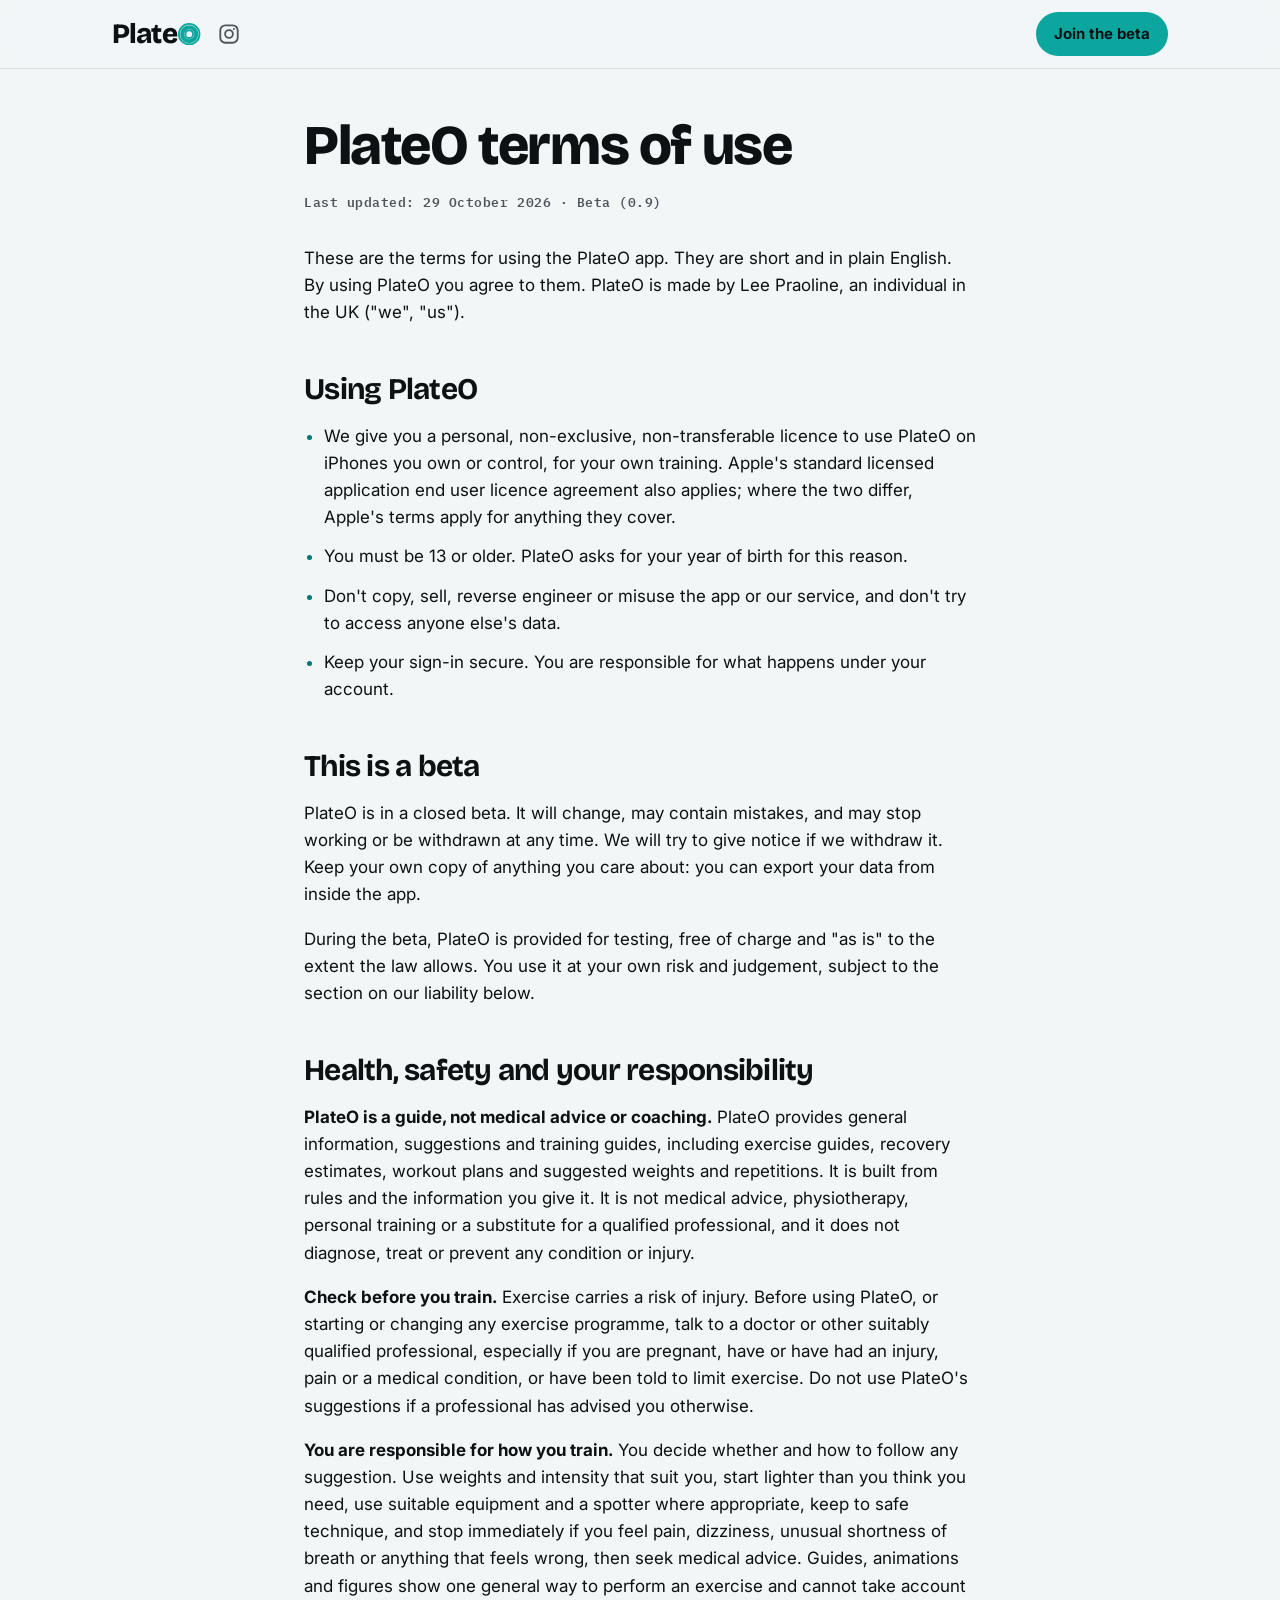
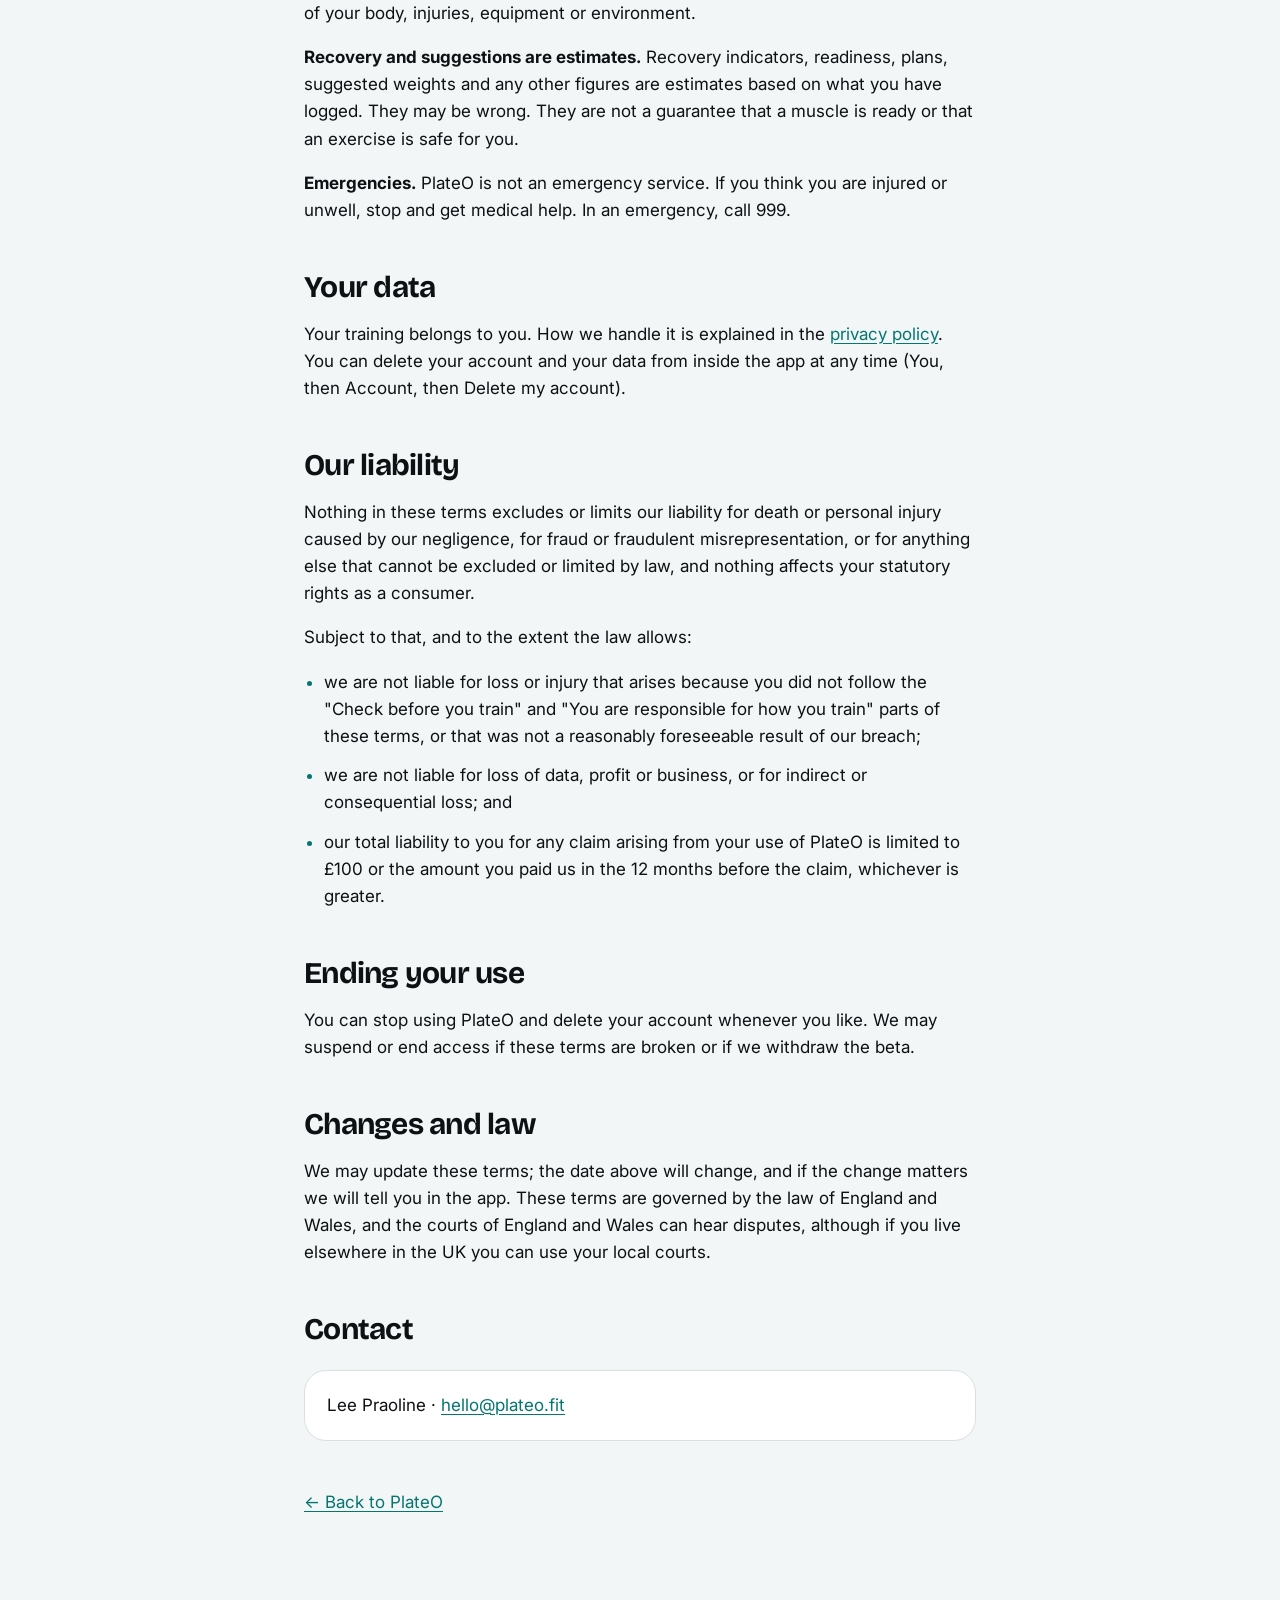
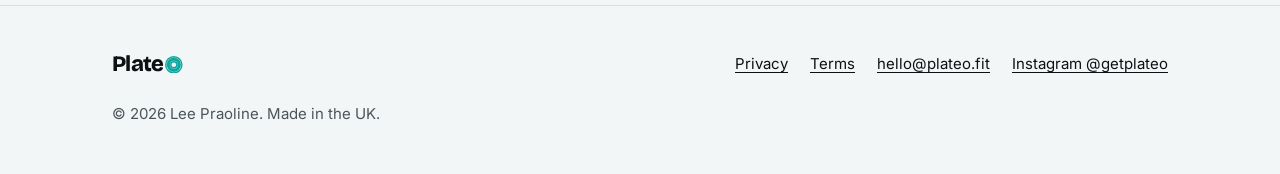
<file: terms.html>
<!doctype html>
<html lang="en-GB">
<head>
  <meta charset="utf-8">
  <meta name="viewport" content="width=device-width, initial-scale=1">
  <title>PlateO terms of use</title>
  <meta name="description" content="The terms for using PlateO during the beta, in plain English.">
  <meta name="color-scheme" content="dark light">
  <meta name="theme-color" content="#0B0C0E" media="(prefers-color-scheme: dark)">
  <meta name="theme-color" content="#F3F6F7" media="(prefers-color-scheme: light)">
  <meta name="referrer" content="strict-origin-when-cross-origin">
  <meta property="og:type" content="website">
  <meta property="og:site_name" content="PlateO">
  <meta property="og:title" content="PlateO terms of use">
  <meta property="og:description" content="The terms for using PlateO during the beta, in plain English.">
  <meta property="og:url" content="https://plateo.fit/terms.html">
  <meta property="og:image" content="https://plateo.fit/img/og-card-1200x630.png">
  <meta property="og:locale" content="en_GB">
  <link rel="icon" href="favicon-32.png" sizes="32x32" type="image/png">
  <link rel="icon" href="favicon.svg" type="image/svg+xml">
  <link rel="apple-touch-icon" href="apple-touch-icon-180.png">
  <link rel="stylesheet" href="style.css?v=4">
</head>
<body>
  <a class="skip" href="#main">Skip to content</a>
  <header class="site-head">
    <div class="wrap">
      <div class="head-left">
        <a class="brand" href="./" aria-label="PlateO home"><span aria-hidden="true">Plate</span><svg viewBox="10 10 108 108" width="24" height="24" aria-hidden="true" focusable="false"><path fill="currentColor" fill-rule="evenodd" d="M10.00,64 a54.00,54.00 0 1 0 108.00,0 a54.00,54.00 0 1 0 -108.00,0 M18.64,64 a45.36,45.36 0 1 0 90.72,0 a45.36,45.36 0 1 0 -90.72,0 M20.51,64 a43.49,43.49 0 1 0 86.98,0 a43.49,43.49 0 1 0 -86.98,0 M39.85,64 a24.15,24.15 0 1 0 48.30,0 a24.15,24.15 0 1 0 -48.30,0 M41.16,64 a22.84,22.84 0 1 0 45.68,0 a22.84,22.84 0 1 0 -45.68,0 M49.96,64 a14.04,14.04 0 1 0 28.08,0 a14.04,14.04 0 1 0 -28.08,0"/></svg></a>
        <a class="ig-link" href="https://www.instagram.com/getplateo/" rel="me noopener" aria-label="PlateO on Instagram (@getplateo)"><svg viewBox="0 0 24 24" width="22" height="22" aria-hidden="true" focusable="false" fill="none" stroke="currentColor" stroke-width="2" stroke-linecap="round" stroke-linejoin="round"><rect x="2.5" y="2.5" width="19" height="19" rx="5.5"/><circle cx="12" cy="12" r="4.25"/><circle cx="17.4" cy="6.6" r="1.1" fill="currentColor" stroke="none"/></svg></a>
      </div>
      <a class="btn btn-sm" href="beta.html">Join the beta</a>
    </div>
  </header>

  <main id="main" class="wrap doc">
    <h1>PlateO terms of use</h1>
    <p class="meta">Last updated: 29 October 2026 · Beta (0.9)</p>

    <p>These are the terms for using the PlateO app. They are short and in plain English. By using PlateO you agree to them. PlateO is made by Lee Praoline, an individual in the UK ("we", "us").</p>

    <h2>Using PlateO</h2>
    <ul>
      <li>We give you a personal, non-exclusive, non-transferable licence to use PlateO on iPhones you own or control, for your own training. Apple's standard licensed application end user licence agreement also applies; where the two differ, Apple's terms apply for anything they cover.</li>
      <li>You must be 13 or older. PlateO asks for your year of birth for this reason.</li>
      <li>Don't copy, sell, reverse engineer or misuse the app or our service, and don't try to access anyone else's data.</li>
      <li>Keep your sign-in secure. You are responsible for what happens under your account.</li>
    </ul>

    <h2>This is a beta</h2>
    <p>PlateO is in a closed beta. It will change, may contain mistakes, and may stop working or be withdrawn at any time. We will try to give notice if we withdraw it. Keep your own copy of anything you care about: you can export your data from inside the app.</p>
    <p>During the beta, PlateO is provided for testing, free of charge and "as is" to the extent the law allows. You use it at your own risk and judgement, subject to the section on our liability below.</p>

    <h2 id="health">Health, safety and your responsibility</h2>
    <p><strong>PlateO is a guide, not medical advice or coaching.</strong> PlateO provides general information, suggestions and training guides, including exercise guides, recovery estimates, workout plans and suggested weights and repetitions. It is built from rules and the information you give it. It is not medical advice, physiotherapy, personal training or a substitute for a qualified professional, and it does not diagnose, treat or prevent any condition or injury.</p>
    <p><strong>Check before you train.</strong> Exercise carries a risk of injury. Before using PlateO, or starting or changing any exercise programme, talk to a doctor or other suitably qualified professional, especially if you are pregnant, have or have had an injury, pain or a medical condition, or have been told to limit exercise. Do not use PlateO's suggestions if a professional has advised you otherwise.</p>
    <p><strong>You are responsible for how you train.</strong> You decide whether and how to follow any suggestion. Use weights and intensity that suit you, start lighter than you think you need, use suitable equipment and a spotter where appropriate, keep to safe technique, and stop immediately if you feel pain, dizziness, unusual shortness of breath or anything that feels wrong, then seek medical advice. Guides, animations and figures show one general way to perform an exercise and cannot take account of your body, injuries, equipment or environment.</p>
    <p><strong>Recovery and suggestions are estimates.</strong> Recovery indicators, readiness, plans, suggested weights and any other figures are estimates based on what you have logged. They may be wrong. They are not a guarantee that a muscle is ready or that an exercise is safe for you.</p>
    <p><strong>Emergencies.</strong> PlateO is not an emergency service. If you think you are injured or unwell, stop and get medical help. In an emergency, call 999.</p>

    <h2>Your data</h2>
    <p>Your training belongs to you. How we handle it is explained in the <a href="privacy.html">privacy policy</a>. You can delete your account and your data from inside the app at any time (You, then Account, then Delete my account).</p>

    <h2 id="liability">Our liability</h2>
    <p>Nothing in these terms excludes or limits our liability for death or personal injury caused by our negligence, for fraud or fraudulent misrepresentation, or for anything else that cannot be excluded or limited by law, and nothing affects your statutory rights as a consumer.</p>
    <p>Subject to that, and to the extent the law allows:</p>
    <ul>
      <li>we are not liable for loss or injury that arises because you did not follow the "Check before you train" and "You are responsible for how you train" parts of these terms, or that was not a reasonably foreseeable result of our breach;</li>
      <li>we are not liable for loss of data, profit or business, or for indirect or consequential loss; and</li>
      <li>our total liability to you for any claim arising from your use of PlateO is limited to £100 or the amount you paid us in the 12 months before the claim, whichever is greater.</li>
    </ul>

    <h2>Ending your use</h2>
    <p>You can stop using PlateO and delete your account whenever you like. We may suspend or end access if these terms are broken or if we withdraw the beta.</p>

    <h2>Changes and law</h2>
    <p>We may update these terms; the date above will change, and if the change matters we will tell you in the app. These terms are governed by the law of England and Wales, and the courts of England and Wales can hear disputes, although if you live elsewhere in the UK you can use your local courts.</p>

    <h2>Contact</h2>
    <div class="box"><p>Lee Praoline · <a href="mailto:hello@plateo.fit">hello@plateo.fit</a></p></div>

    <p class="back"><a href="./">← Back to PlateO</a></p>
  </main>

  <footer class="site-foot">
    <div class="wrap">
      <a class="brand brand-sm" href="./" aria-label="PlateO home"><span aria-hidden="true">Plate</span><svg viewBox="10 10 108 108" width="24" height="24" aria-hidden="true" focusable="false"><path fill="currentColor" fill-rule="evenodd" d="M10.00,64 a54.00,54.00 0 1 0 108.00,0 a54.00,54.00 0 1 0 -108.00,0 M18.64,64 a45.36,45.36 0 1 0 90.72,0 a45.36,45.36 0 1 0 -90.72,0 M20.51,64 a43.49,43.49 0 1 0 86.98,0 a43.49,43.49 0 1 0 -86.98,0 M39.85,64 a24.15,24.15 0 1 0 48.30,0 a24.15,24.15 0 1 0 -48.30,0 M41.16,64 a22.84,22.84 0 1 0 45.68,0 a22.84,22.84 0 1 0 -45.68,0 M49.96,64 a14.04,14.04 0 1 0 28.08,0 a14.04,14.04 0 1 0 -28.08,0"/></svg></a>
      <nav aria-label="Footer">
        <ul>
          <li><a href="privacy.html">Privacy</a></li>
          <li><a href="terms.html">Terms</a></li>
          <li><a href="mailto:hello@plateo.fit">hello@plateo.fit</a></li>
          <li><a href="https://www.instagram.com/getplateo/" rel="me noopener">Instagram @getplateo</a></li>
        </ul>
      </nav>
      <p class="copy">© 2026 Lee Praoline. Made in the UK.</p>
    </div>
  </footer>
</body>
</html>
</file>
<file: style.css>
/* PlateO site, "Arc" look. Self-hosted fonts only: no third parties, no cookies, no analytics. */

/* Fonts: SIL Open Font Licence 1.1, see fonts/README.txt */
@font-face {
  font-family: "Bricolage Grotesque";
  src: url("fonts/BricolageGrotesque-Variable.ttf") format("truetype");
  font-weight: 200 800;
  font-style: normal;
  font-display: swap;
}
@font-face {
  font-family: "Inter";
  src: url("fonts/Inter-Variable.ttf") format("truetype");
  font-weight: 100 900;
  font-style: normal;
  font-display: swap;
}
@font-face {
  font-family: "IBM Plex Mono";
  src: url("fonts/IBMPlexMono-SemiBold.ttf") format("truetype");
  font-weight: 600;
  font-style: normal;
  font-display: swap;
}

/* Tokens: dark by default */
:root {
  color-scheme: dark light;
  --bg: #0B0C0E;
  --surface: #15181C;
  --field: #21262B;
  --line: #262B31;
  --line-strong: #6B747C;
  --ink: #F2F4F5;
  --ink-2: #9BA4AC;
  --accent: #3BE8E0;
  --on-accent: #061214;
  --accent-ink: #5CEFE8;
  --focus: #3BE8E0;
  --error: #F26B63;
  --ok: #5FD98F;
  --glow: rgba(59, 232, 224, .16);
  --head-bg: rgba(11, 12, 14, .86);
  --bezel: #1D2126;
  --shadow: 0 30px 80px rgba(0, 0, 0, .55);

  --display: "Bricolage Grotesque", ui-sans-serif, system-ui, sans-serif;
  --body: "Inter", ui-sans-serif, system-ui, -apple-system, "Segoe UI", Roboto, sans-serif;
  --mono: "IBM Plex Mono", ui-monospace, "SF Mono", Menlo, monospace;
  --radius: 22px;
  --max: 1120px;
}
@media (prefers-color-scheme: light) {
  :root {
    --bg: #F3F6F7;
    --surface: #FFFFFF;
    --field: #E6EBEE;
    --line: #D9DFE3;
    --line-strong: #7A848B;
    --ink: #0E1114;
    --ink-2: #4C555B;
    --accent: #0DA69F;
    --on-accent: #061214;
    --accent-ink: #047570;
    --focus: #047570;
    --error: #C8362D;
    --ok: #1E7F4A;
    --glow: rgba(13, 166, 159, .14);
    --head-bg: rgba(243, 246, 247, .88);
    --bezel: #0E1114;
    --shadow: 0 30px 70px rgba(14, 17, 20, .22);
  }
}

/* Base */
*, *::before, *::after { box-sizing: border-box; }
html { -webkit-text-size-adjust: 100%; scroll-behavior: smooth; }
body {
  margin: 0;
  background: var(--bg);
  color: var(--ink);
  font: 400 1.0625rem/1.6 var(--body);
  overflow-x: hidden;
  -webkit-font-smoothing: antialiased;
}
img { max-width: 100%; height: auto; display: block; }
a { color: var(--accent-ink); text-underline-offset: 3px; }
a:hover { text-decoration-thickness: 2px; }
:focus-visible { outline: 3px solid var(--focus); outline-offset: 3px; border-radius: 6px; }
::selection { background: var(--accent); color: var(--on-accent); }

.skip {
  position: absolute; left: 16px; top: -100px; z-index: 10;
  background: var(--accent); color: var(--on-accent);
  padding: 10px 16px; border-radius: 10px; font-weight: 700; text-decoration: none;
}
.skip:focus { top: 12px; }

.visually-hidden {
  position: absolute !important; width: 1px; height: 1px; padding: 0; margin: -1px;
  overflow: hidden; clip: rect(0 0 0 0); white-space: nowrap; border: 0;
}

.wrap { width: 100%; max-width: var(--max); margin: 0 auto; padding: 0 16px; }
@media (min-width: 720px) { .wrap { padding: 0 32px; } }

/* Type */
h1, h2, h3 { font-family: var(--display); margin: 0; letter-spacing: -.025em; line-height: 1.05; }
h1 { font-size: clamp(2.75rem, 9vw, 5.25rem); font-weight: 800; }
h2 { font-size: clamp(2rem, 5vw, 3.25rem); font-weight: 800; }
h3 { font-size: 1.375rem; font-weight: 700; letter-spacing: -.01em; line-height: 1.2; }
.accent { color: var(--accent-ink); }
.lead { font-size: clamp(1.125rem, 2.4vw, 1.3125rem); color: var(--ink-2); max-width: 34ch; margin: 22px 0 0; }
.muted { color: var(--ink-2); }
.label {
  font-family: var(--mono); font-weight: 600; font-size: .8125rem;
  letter-spacing: .08em; text-transform: uppercase; color: var(--ink-2); margin: 0 0 14px;
}

/* Buttons */
.btn {
  display: inline-flex; align-items: center; justify-content: center; gap: 8px;
  min-height: 48px; padding: 12px 22px; border-radius: 999px; border: 0;
  background: var(--accent); color: var(--on-accent);
  font: 700 1rem/1.2 var(--body); text-decoration: none; cursor: pointer;
  transition: transform .15s ease, filter .15s ease;
}
.btn:hover { filter: brightness(1.06); text-decoration: none; }
.btn:active { transform: translateY(1px); }
.btn[disabled] { opacity: .65; cursor: progress; }
.btn-sm { min-height: 44px; padding: 10px 18px; font-size: .9375rem; }
.btn-ghost { background: transparent; color: var(--ink); box-shadow: inset 0 0 0 1.5px var(--line-strong); }

/* Header */
.site-head {
  position: sticky; top: 0; z-index: 5;
  background: var(--head-bg);
  backdrop-filter: saturate(160%) blur(14px); -webkit-backdrop-filter: saturate(160%) blur(14px);
  border-bottom: 1px solid var(--line);
}
.site-head .wrap { display: flex; align-items: center; justify-content: space-between; gap: 16px; min-height: 68px; }

/* Wordmark: "Plate" in Bricolage ExtraBold + the plate-O mark */
.brand {
  display: inline-flex; align-items: center; gap: .06em;
  color: var(--ink); text-decoration: none;
  font: 800 1.75rem/1 var(--display); letter-spacing: -.03em;
}
.brand svg { width: .8em; height: .8em; color: var(--accent); flex: none; position: relative; top: .01em; }
.brand-sm { font-size: 1.375rem; }
.head-left { display: flex; align-items: center; gap: 6px; }
.ig-link { display: inline-flex; align-items: center; justify-content: center; width: 44px; height: 44px; border-radius: 12px; color: var(--ink-2); }
.ig-link:hover { color: var(--accent-ink); }
.ig-link:focus-visible { outline: 2px solid var(--accent); outline-offset: 2px; }

/* Hero */
.hero { position: relative; padding: 48px 0 72px; overflow: hidden; }
.hero::before {
  content: ""; position: absolute; inset: auto -20% -10% auto; width: 720px; height: 720px;
  background: radial-gradient(closest-side, var(--glow), transparent); pointer-events: none;
}
.hero .wrap { position: relative; display: grid; gap: 48px; align-items: center; }
@media (min-width: 900px) {
  .hero { padding: 88px 0 112px; }
  .hero .wrap { grid-template-columns: 1.1fr .9fr; gap: 64px; }
}
.pill {
  display: inline-flex; align-items: center; gap: 10px; margin: 0 0 22px;
  padding: 7px 14px; border-radius: 999px; border: 1px solid var(--line-strong);
  background: var(--surface);
  font-family: var(--mono); font-weight: 600; font-size: .78rem; letter-spacing: .08em; text-transform: uppercase;
  color: var(--ink);
}
.pill::before { content: ""; width: 8px; height: 8px; border-radius: 50%; background: var(--accent); flex: none; }
.cta-row { display: flex; flex-wrap: wrap; gap: 12px; margin-top: 32px; }
.fine { font-size: .9375rem; color: var(--ink-2); margin: 16px 0 0; }

/* Phone mockup: the image already carries its own bezel and shadow (900 x 1899, transparent), so it is shown big enough for the screen text to read. */
.phone { margin: 0 auto; width: min(380px, 90vw); }
.phone img { width: 100%; height: auto; aspect-ratio: 900 / 1899; border-radius: 0; }
@media (min-width: 900px) { .phone { width: 440px; } }

/* Sections */
.section { padding: 72px 0; border-top: 1px solid var(--line); }
@media (min-width: 900px) { .section { padding: 104px 0; } }
.section-head { max-width: 40rem; margin-bottom: 40px; }

.features { display: grid; gap: 48px; align-items: center; }
@media (min-width: 900px) { .features { grid-template-columns: 1fr 340px; gap: 72px; } }
.feature-list { list-style: none; margin: 0; padding: 0; display: grid; gap: 16px; }
.feature {
  background: var(--surface); border: 1px solid var(--line); border-radius: var(--radius);
  padding: 24px;
}
.feature .num { font-family: var(--mono); font-weight: 600; font-size: .8125rem; letter-spacing: .08em; color: var(--accent-ink); margin: 0 0 10px; }
.feature p:last-child { margin: 10px 0 0; color: var(--ink-2); }

/* Privacy strip */
.strip { background: var(--surface); border-block: 1px solid var(--line); padding: 56px 0; }
.strip p.big {
  font: 700 clamp(1.5rem, 4vw, 2.25rem)/1.2 var(--display); letter-spacing: -.02em;
  margin: 0; max-width: 28ch;
}
.strip .more { margin: 18px 0 0; }

/* Closing CTA */
.closing { text-align: center; padding: 88px 0; }
.closing p { color: var(--ink-2); max-width: 36rem; margin: 18px auto 0; }
.closing .cta-row { justify-content: center; }
.closing .follow-note { font-size: .9375rem; margin-top: 20px; }

/* Footer */
.site-foot { border-top: 1px solid var(--line); padding: 40px 0 48px; color: var(--ink-2); font-size: .9375rem; }
.site-foot .wrap { display: grid; gap: 20px; }
@media (min-width: 720px) { .site-foot .wrap { grid-template-columns: auto 1fr; align-items: center; } }
.site-foot nav ul { display: flex; flex-wrap: wrap; gap: 6px 22px; list-style: none; margin: 0; padding: 0; }
@media (min-width: 720px) { .site-foot nav ul { justify-content: flex-end; } }
.site-foot nav a { color: var(--ink); display: inline-block; padding: 6px 0; }
.site-foot .copy { margin: 0; grid-column: 1 / -1; }

/* Documents (privacy, terms) */
.doc { max-width: 46rem; padding-top: 48px; padding-bottom: 72px; }
.doc h1 { font-size: clamp(2.25rem, 7vw, 3.5rem); }
.doc h2 { font-size: clamp(1.5rem, 4vw, 1.875rem); font-weight: 700; margin: 48px 0 14px; scroll-margin-top: 88px; }
.doc .meta { font-family: var(--mono); font-weight: 600; font-size: .8125rem; letter-spacing: .04em; color: var(--ink-2); margin: 16px 0 32px; }
.doc ul { padding-left: 1.25rem; }
.doc li { margin: 0 0 12px; }
.doc li::marker { color: var(--accent-ink); }
.box { background: var(--surface); border: 1px solid var(--line); border-radius: var(--radius); padding: 4px 22px; margin: 24px 0; }
.back { margin-top: 48px; }

/* Forms (beta sign-up) */
.form-wrap { max-width: 36rem; padding-top: 48px; padding-bottom: 80px; }
.form-wrap h1 { font-size: clamp(2.25rem, 7vw, 3.5rem); }
.form-wrap .lead { max-width: none; }
.card {
  background: var(--surface); border: 1px solid var(--line); border-radius: var(--radius);
  padding: 24px 20px; margin-top: 32px;
}
@media (min-width: 600px) { .card { padding: 32px; } }
.field { margin: 0 0 22px; }
.field > label, .field legend { display: block; font-weight: 600; margin: 0 0 8px; }
.opt { font-weight: 400; color: var(--ink-2); }
.hint { display: block; font-size: .875rem; color: var(--ink-2); margin: -4px 0 8px; }
input[type="text"], input[type="email"], select, textarea {
  width: 100%; min-height: 48px; padding: 12px 14px;
  font: 400 1rem/1.4 var(--body); color: var(--ink);
  background: var(--field); border: 1.5px solid var(--line-strong); border-radius: 12px;
}
textarea { min-height: 120px; resize: vertical; }
select {
  appearance: none; -webkit-appearance: none; padding-right: 44px;
  background-image: linear-gradient(45deg, transparent 50%, var(--ink-2) 50%), linear-gradient(135deg, var(--ink-2) 50%, transparent 50%);
  background-position: calc(100% - 22px) 50%, calc(100% - 16px) 50%;
  background-size: 6px 6px; background-repeat: no-repeat;
}
input:focus-visible, select:focus-visible, textarea:focus-visible { outline-offset: 1px; border-color: var(--focus); }
[aria-invalid="true"] { border-color: var(--error) !important; }
.error { display: block; color: var(--error); font-size: .9375rem; font-weight: 600; margin: 8px 0 0; }
.error:empty { display: none; }
.count { display: block; text-align: right; font-size: .8125rem; color: var(--ink-2); margin-top: 6px; font-variant-numeric: tabular-nums; }

.check { display: grid; grid-template-columns: 24px 1fr; gap: 12px; align-items: start; }
.check input { width: 22px; height: 22px; margin: 2px 0 0; accent-color: var(--focus); }
.check label { font-weight: 400; margin: 0; }

.hp { position: absolute; left: -10000px; width: 1px; height: 1px; overflow: hidden; }

.status { margin: 18px 0 0; }
.status:empty { display: none; }
.status.is-error {
  padding: 14px 16px; border-radius: 12px; border: 1.5px solid var(--error);
  background: var(--field); color: var(--ink);
}
.success { text-align: left; }
.success h2 { font-size: clamp(1.75rem, 5vw, 2.25rem); margin: 0 0 12px; }
.success h2:focus { outline: none; }
.success-mark { width: 52px; height: 52px; color: var(--accent); margin-bottom: 18px; }
.alt { color: var(--ink-2); font-size: .9375rem; margin: 22px 0 0; }
.noscript { padding: 16px; border-radius: 12px; border: 1.5px solid var(--line-strong); background: var(--surface); margin-top: 24px; }

/* 404 */
.notfound { padding: 96px 0 120px; }
.notfound p { color: var(--ink-2); max-width: 32rem; }

/* Reduce Motion */
@media (prefers-reduced-motion: reduce) {
  html { scroll-behavior: auto; }
  *, *::before, *::after { transition: none !important; animation: none !important; }
}

/* Windows high contrast */
@media (forced-colors: active) {
  .btn { border: 2px solid ButtonText; }
  .brand svg { color: CanvasText; }
}

/* Exercise guide: clip and instruction card, one unit */
.guide-unit { display: grid; gap: 20px; max-width: 980px; margin: 0 auto; }
@media (min-width: 900px) { .guide-unit { grid-template-columns: minmax(0, 1fr) minmax(0, 1fr); align-items: start; } }
.guide { margin: 0; }
.guide-video { display: block; width: 100%; height: auto; aspect-ratio: 4 / 5; border-radius: 16px; background: var(--surface); object-fit: cover; }
.guide-card { background: var(--surface); border: 1px solid var(--line); border-radius: 16px; padding: 24px; }
.guide-card h3 { margin: 0; font-size: 1.5rem; }
.guide-card .target { margin: 4px 0 0; color: var(--ink-2); }
.guide-card h4 { margin: 20px 0 8px; font-size: .8rem; letter-spacing: .08em; text-transform: uppercase; color: var(--ink-2); }
.guide-card ul { margin: 0; padding: 0; list-style: none; display: grid; gap: 8px; }
.guide-card ul.plain li { padding-left: 16px; position: relative; }
.guide-card ul.plain li::before { content: ""; position: absolute; left: 2px; top: .65em; width: 5px; height: 5px; border-radius: 50%; background: var(--ink-2); }
.guide-card ul.marked li { display: grid; grid-template-columns: 20px 1fr; gap: 10px; align-items: start; }
.mark { width: 20px; height: 20px; margin-top: .15em; fill: none; stroke-width: 2; stroke-linecap: round; stroke-linejoin: round; }
.mark.do circle { fill: var(--accent); stroke: none; } .mark.do path { stroke: var(--on-accent); }
.mark.avoid circle { fill: var(--error); stroke: none; } .mark.avoid path { stroke: #fff; }
.guide-card .tip { margin: 20px 0 0; padding-top: 16px; border-top: 1px solid var(--line); color: var(--ink-2); }
.guide-note { margin: 14px 0 0; text-align: center; color: var(--ink-2); font-size: .95rem; }
.sr { position: absolute; width: 1px; height: 1px; overflow: hidden; clip: rect(0 0 0 0); white-space: nowrap; }
.site-head .btn { white-space: nowrap; }
@media (max-width: 400px) { .site-head .wrap { gap: 8px; } .head-left { gap: 0; } .site-head .btn-sm { padding: 10px 14px; } }
</file>
